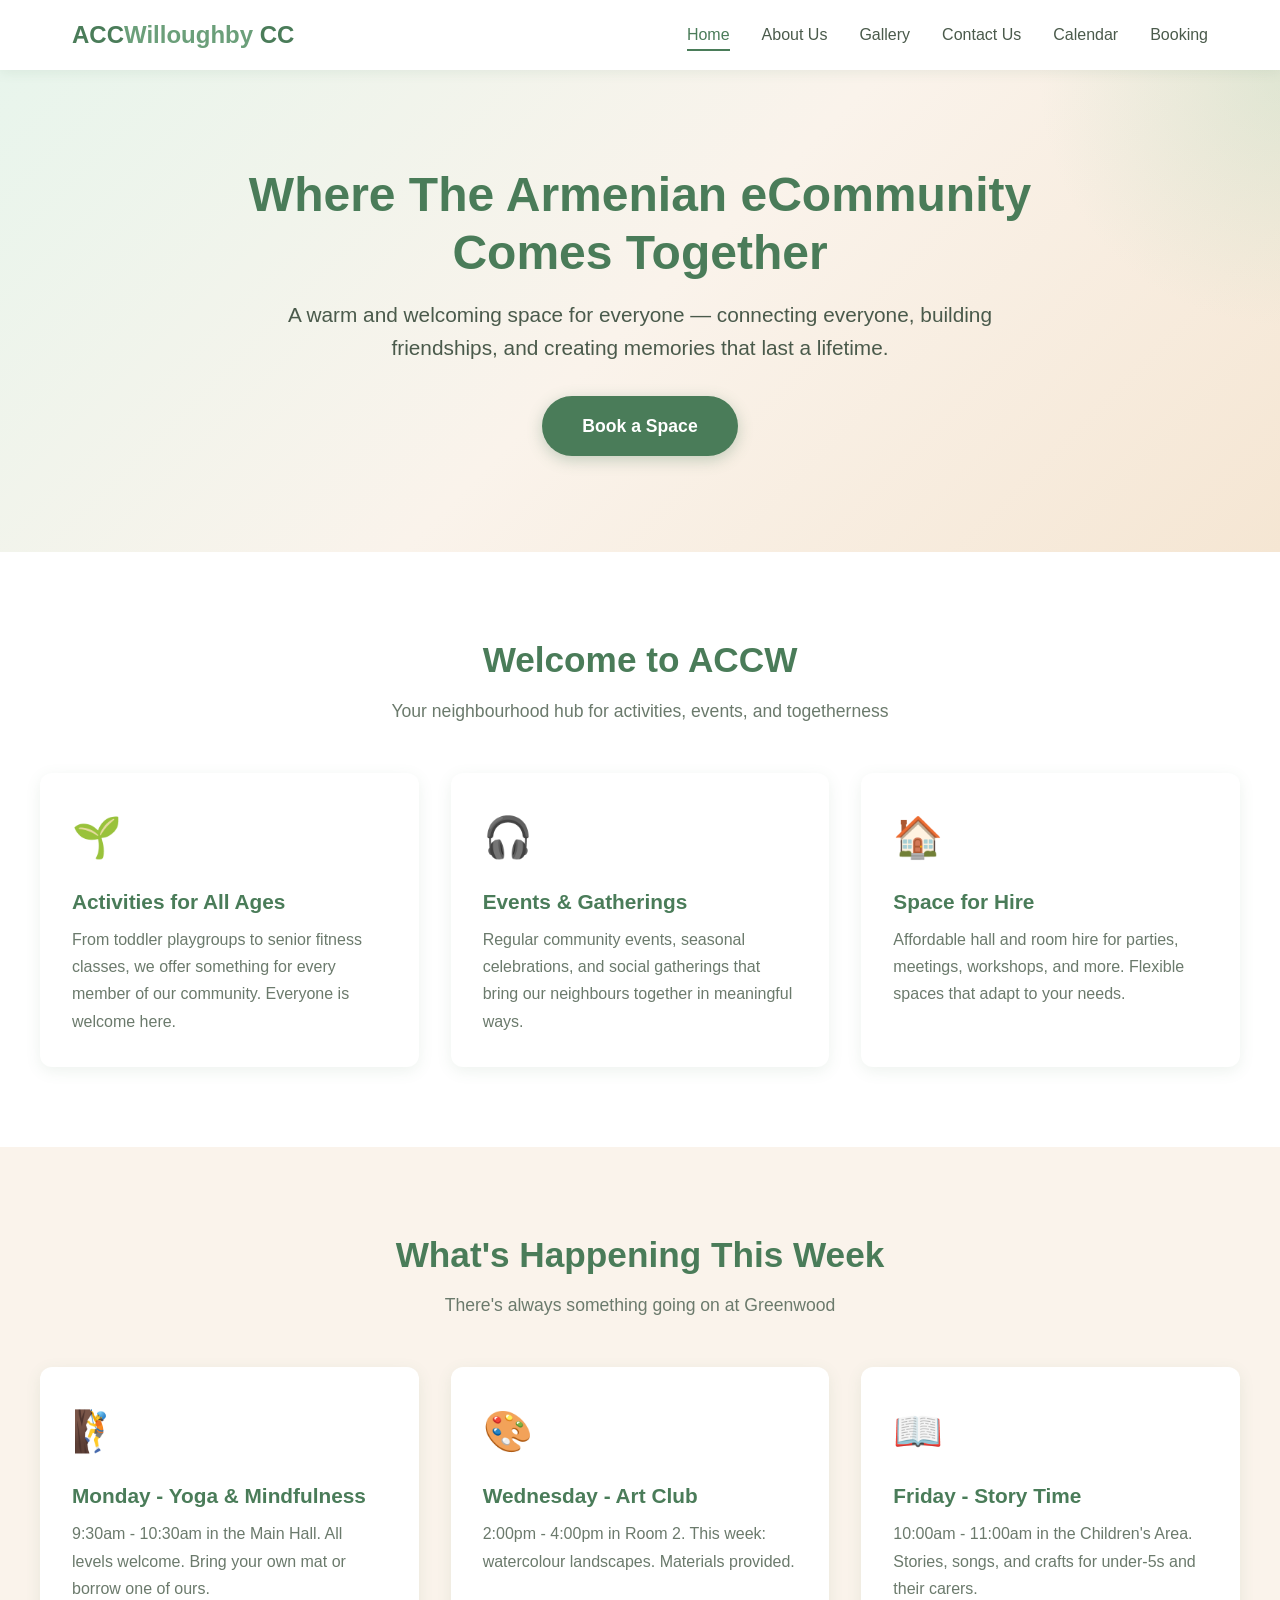
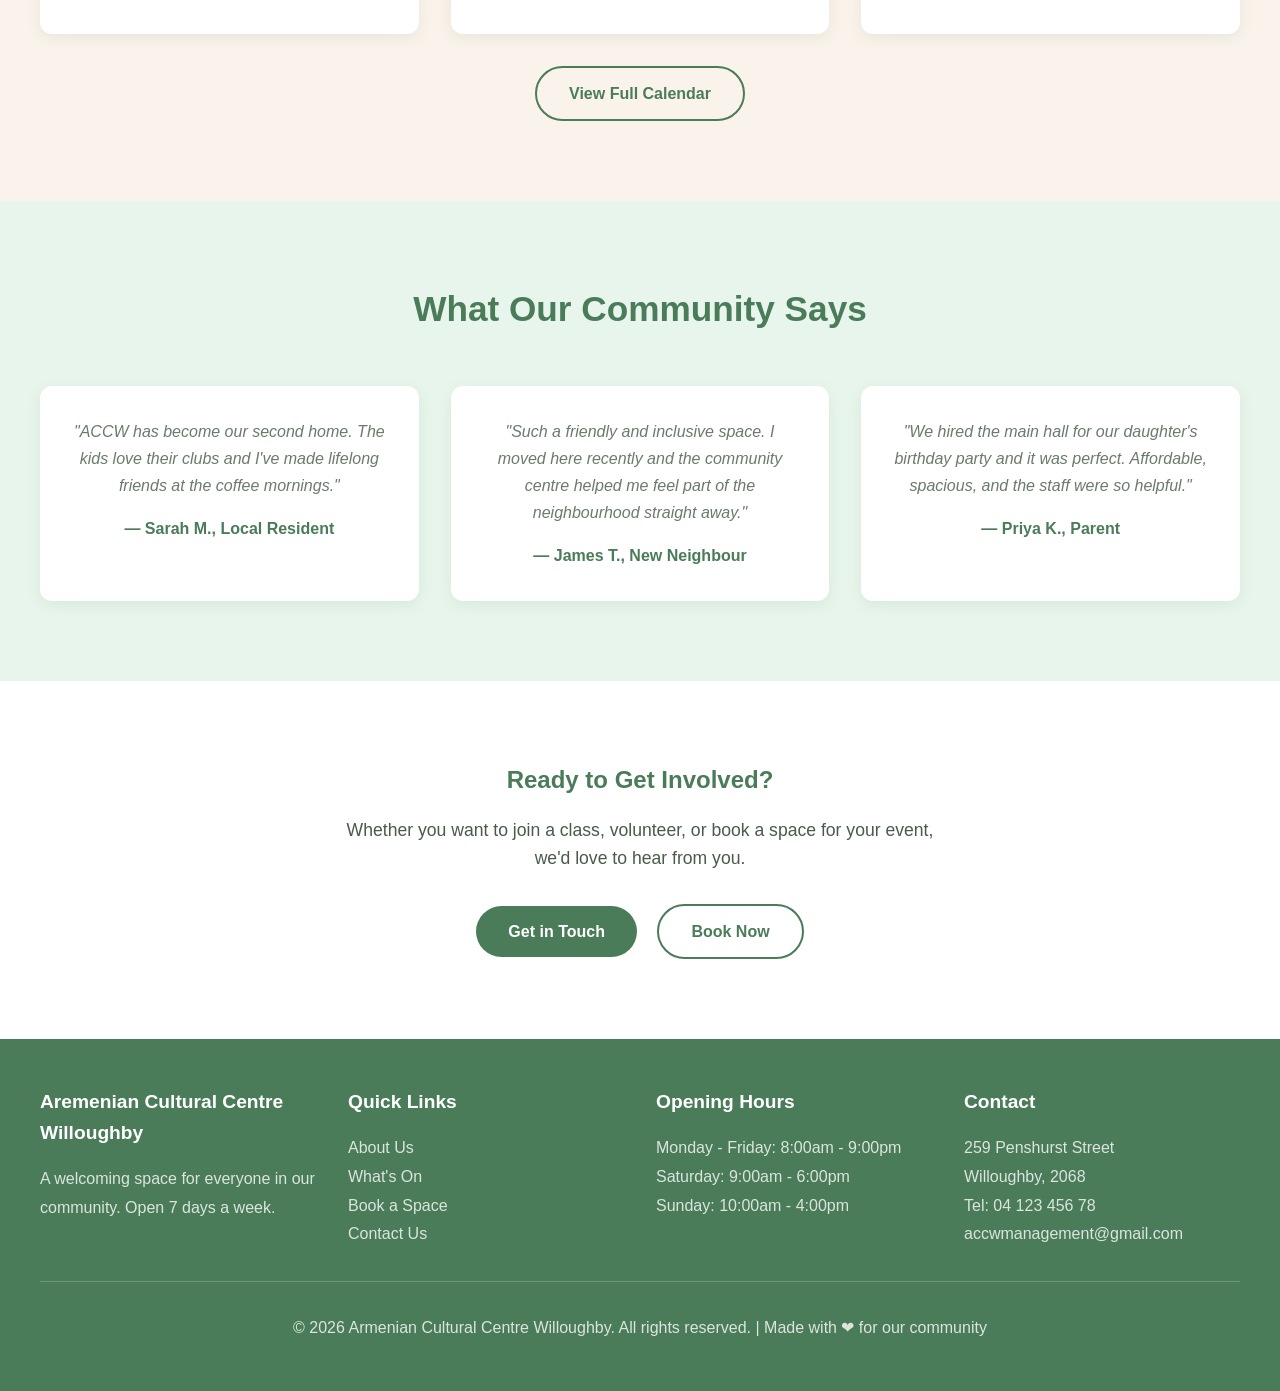
<file: index.html>
<!DOCTYPE html>
<html lang="en">
<head>
  <meta charset="UTF-8">
  <meta name="viewport" content="width=device-width, initial-scale=1.0">
  <title>Armenian Cultural Centre - Willoughby (ACCW)</title>
  <link rel="stylesheet" href="css/styles.css">
</head>
<body>
  <!-- Navigation -->
  <nav class="navbar">
    <div class="nav-container">
      <a href="index.html" class="nav-logo">ACC<span>Willoughby</span> CC</a>
      <ul class="nav-links">
        <li><a href="index.html" class="active">Home</a></li>
        <li><a href="about.html">About Us</a></li>
        <li><a href="gallery.html">Gallery</a></li>
        <li><a href="contact.html">Contact Us</a></li>
        <li><a href="calendar.html">Calendar</a></li>
        <li><a href="booking.html">Booking</a></li>
      </ul>
      <div class="nav-toggle">
        <span></span>
        <span></span>
        <span></span>
      </div>
    </div>
  </nav>

  <!-- Hero Section -->
  <section class="hero">
    <div class="hero-content">
      <h1>Where The Armenian eCommunity Comes Together</h1>
      <p class="tagline">A warm and welcoming space for everyone — connecting everyone, building friendships, and creating memories that last a lifetime.</p>
      <a href="booking.html" class="cta-btn">Book a Space</a>
    </div>
  </section>

  <!-- Welcome Section -->
  <section class="section">
    <div class="container">
      <div class="section-header">
        <h2>Welcome to ACCW</h2>
        <p>Your neighbourhood hub for activities, events, and togetherness</p>
      </div>
      <div class="cards-grid">
        <div class="card">
          <div class="card-icon">&#127793;</div>
          <h3>Activities for All Ages</h3>
          <p>From toddler playgroups to senior fitness classes, we offer something for every member of our community. Everyone is welcome here.</p>
        </div>
        <div class="card">
          <div class="card-icon">&#127911;</div>
          <h3>Events &amp; Gatherings</h3>
          <p>Regular community events, seasonal celebrations, and social gatherings that bring our neighbours together in meaningful ways.</p>
        </div>
        <div class="card">
          <div class="card-icon">&#127968;</div>
          <h3>Space for Hire</h3>
          <p>Affordable hall and room hire for parties, meetings, workshops, and more. Flexible spaces that adapt to your needs.</p>
        </div>
      </div>
    </div>
  </section>

  <!-- What's On Section -->
  <section class="section section-alt">
    <div class="container">
      <div class="section-header">
        <h2>What's Happening This Week</h2>
        <p>There's always something going on at Greenwood</p>
      </div>
      <div class="cards-grid">
        <div class="card">
          <div class="card-icon">&#129495;</div>
          <h3>Monday - Yoga &amp; Mindfulness</h3>
          <p>9:30am - 10:30am in the Main Hall. All levels welcome. Bring your own mat or borrow one of ours.</p>
        </div>
        <div class="card">
          <div class="card-icon">&#127912;</div>
          <h3>Wednesday - Art Club</h3>
          <p>2:00pm - 4:00pm in Room 2. This week: watercolour landscapes. Materials provided.</p>
        </div>
        <div class="card">
          <div class="card-icon">&#128214;</div>
          <h3>Friday - Story Time</h3>
          <p>10:00am - 11:00am in the Children's Area. Stories, songs, and crafts for under-5s and their carers.</p>
        </div>
      </div>
      <div style="text-align: center; margin-top: 2rem;">
        <a href="calendar.html" class="btn btn-secondary">View Full Calendar</a>
      </div>
    </div>
  </section>

  <!-- Community Quote Section -->
  <section class="section section-green">
    <div class="container">
      <div class="section-header">
        <h2>What Our Community Says</h2>
      </div>
      <div class="cards-grid">
        <div class="card" style="text-align: center; font-style: italic;">
          <p>"ACCW has become our second home. The kids love their clubs and I've made lifelong friends at the coffee mornings."</p>
          <p style="margin-top: 1rem; font-weight: 600; font-style: normal; color: var(--green-dark);">— Sarah M., Local Resident</p>
        </div>
        <div class="card" style="text-align: center; font-style: italic;">
          <p>"Such a friendly and inclusive space. I moved here recently and the community centre helped me feel part of the neighbourhood straight away."</p>
          <p style="margin-top: 1rem; font-weight: 600; font-style: normal; color: var(--green-dark);">— James T., New Neighbour</p>
        </div>
        <div class="card" style="text-align: center; font-style: italic;">
          <p>"We hired the main hall for our daughter's birthday party and it was perfect. Affordable, spacious, and the staff were so helpful."</p>
          <p style="margin-top: 1rem; font-weight: 600; font-style: normal; color: var(--green-dark);">— Priya K., Parent</p>
        </div>
      </div>
    </div>
  </section>

  <!-- CTA Section -->
  <section class="section">
    <div class="container" style="text-align: center;">
      <h2 style="color: var(--green-dark); margin-bottom: 1rem;">Ready to Get Involved?</h2>
      <p style="color: var(--text-medium); max-width: 600px; margin: 0 auto 2rem; font-size: 1.1rem;">Whether you want to join a class, volunteer, or book a space for your event, we'd love to hear from you.</p>
      <a href="contact.html" class="btn btn-primary" style="margin-right: 1rem;">Get in Touch</a>
      <a href="booking.html" class="btn btn-secondary">Book Now</a>
    </div>
  </section>

  <!-- Footer -->
  <footer class="footer">
    <div class="footer-content">
      <div>
        <h4>Aremenian Cultural Centre Willoughby</h4>
        <p>A welcoming space for everyone in our community. Open 7 days a week.</p>
      </div>
      <div>
        <h4>Quick Links</h4>
        <p><a href="about.html">About Us</a></p>
        <p><a href="calendar.html">What's On</a></p>
        <p><a href="booking.html">Book a Space</a></p>
        <p><a href="contact.html">Contact Us</a></p>
      </div>
      <div>
        <h4>Opening Hours</h4>
        <p>Monday - Friday: 8:00am - 9:00pm</p>
        <p>Saturday: 9:00am - 6:00pm</p>
        <p>Sunday: 10:00am - 4:00pm</p>
      </div>
      <div>
        <h4>Contact</h4>
        <p>259 Penshurst Street</p>
        <p>Willoughby, 2068</p>
        <p>Tel: 04 123 456 78</p>
        <p>accwmanagement@gmail.com</p>
      </div>
    </div>
    <div class="footer-bottom">
      <p>&copy; 2026 Armenian Cultural Centre Willoughby. All rights reserved. | Made with &#10084; for our community</p>
    </div>
  </footer>

  <script src="js/main.js"></script>
</body>
</html>
</file>
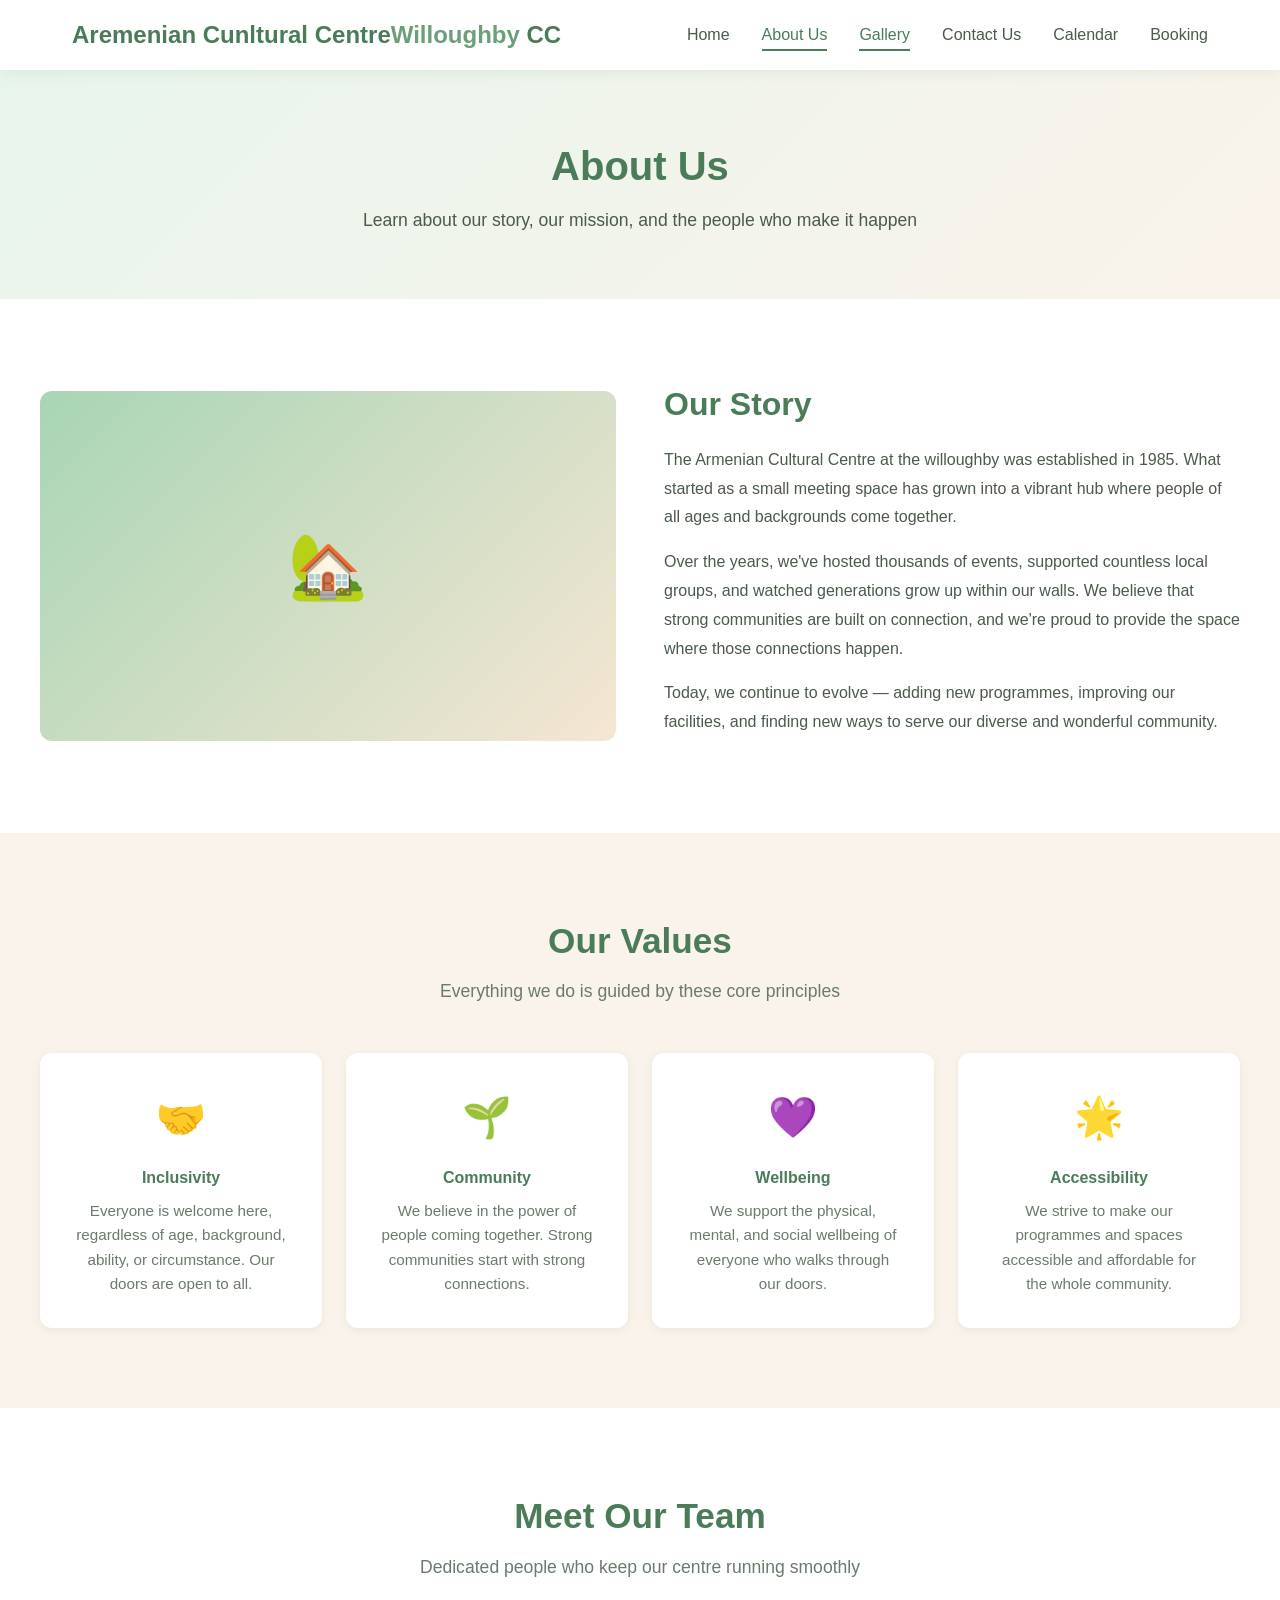
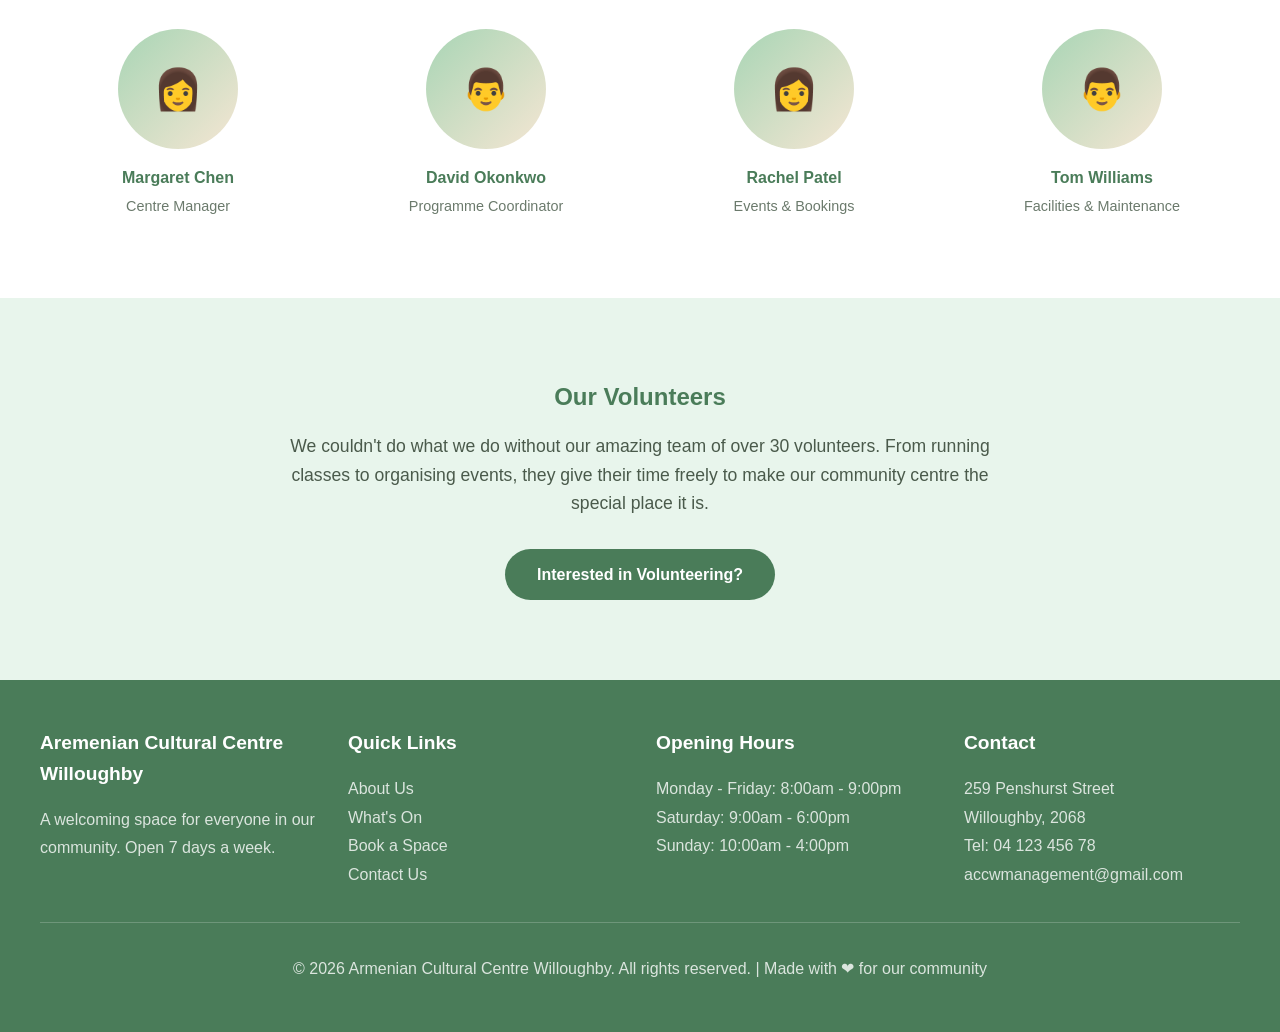
<file: about.html>
<!DOCTYPE html>
<html lang="en">
<head>
  <meta charset="UTF-8">
  <meta name="viewport" content="width=device-width, initial-scale=1.0">
  <title>About - ACCW</title>
  <link rel="stylesheet" href="css/styles.css">
</head>
<body>
  <!-- Navigation -->
  <nav class="navbar">
    <div class="nav-container">
      <a href="index.html" class="nav-logo">Aremenian Cunltural Centre<span>Willoughby</span> CC</a>
      <ul class="nav-links">
        <li><a href="index.html">Home</a></li>
        <li><a href="about.html">About Us</a></li>
        <li><a href="gallery.html" class="active">Gallery</a></li>
        <li><a href="contact.html">Contact Us</a></li>
        <li><a href="calendar.html">Calendar</a></li>
        <li><a href="booking.html">Booking</a></li>
      </ul>
      <div class="nav-toggle">
        <span></span>
        <span></span>
        <span></span>
      </div>
    </div>
  </nav>

  <!-- Page Header -->
  <section class="page-header">
    <h1>About Us</h1>
    <p>Learn about our story, our mission, and the people who make it happen</p>
  </section>

  <!-- Our Story -->
  <section class="section">
    <div class="container">
      <div class="about-content">
        <div class="about-image">&#127969;</div>
        <div class="about-text">
          <h2>Our Story</h2>
          <p>The Armenian Cultural Centre at the willoughby was established in 1985. What started as a small meeting space has grown into a vibrant hub where people of all ages and backgrounds come together.</p>
          <p>Over the years, we've hosted thousands of events, supported countless local groups, and watched generations grow up within our walls. We believe that strong communities are built on connection, and we're proud to provide the space where those connections happen.</p>
          <p>Today, we continue to evolve — adding new programmes, improving our facilities, and finding new ways to serve our diverse and wonderful community.</p>
        </div>
      </div>
    </div>
  </section>

  <!-- Our Values -->
  <section class="section section-alt">
    <div class="container">
      <div class="section-header">
        <h2>Our Values</h2>
        <p>Everything we do is guided by these core principles</p>
      </div>
      <div class="values-grid">
        <div class="value-card">
          <div class="icon">&#129309;</div>
          <h4>Inclusivity</h4>
          <p>Everyone is welcome here, regardless of age, background, ability, or circumstance. Our doors are open to all.</p>
        </div>
        <div class="value-card">
          <div class="icon">&#127793;</div>
          <h4>Community</h4>
          <p>We believe in the power of people coming together. Strong communities start with strong connections.</p>
        </div>
        <div class="value-card">
          <div class="icon">&#128156;</div>
          <h4>Wellbeing</h4>
          <p>We support the physical, mental, and social wellbeing of everyone who walks through our doors.</p>
        </div>
        <div class="value-card">
          <div class="icon">&#127775;</div>
          <h4>Accessibility</h4>
          <p>We strive to make our programmes and spaces accessible and affordable for the whole community.</p>
        </div>
      </div>
    </div>
  </section>

  <!-- Our Team -->
  <section class="section">
    <div class="container">
      <div class="section-header">
        <h2>Meet Our Team</h2>
        <p>Dedicated people who keep our centre running smoothly</p>
      </div>
      <div class="team-grid">
        <div class="team-member">
          <div class="avatar">&#128105;</div>
          <h4>Margaret Chen</h4>
          <p>Centre Manager</p>
        </div>
        <div class="team-member">
          <div class="avatar">&#128104;</div>
          <h4>David Okonkwo</h4>
          <p>Programme Coordinator</p>
        </div>
        <div class="team-member">
          <div class="avatar">&#128105;</div>
          <h4>Rachel Patel</h4>
          <p>Events &amp; Bookings</p>
        </div>
        <div class="team-member">
          <div class="avatar">&#128104;</div>
          <h4>Tom Williams</h4>
          <p>Facilities &amp; Maintenance</p>
        </div>
      </div>
    </div>
  </section>

  <!-- Volunteers -->
  <section class="section section-green">
    <div class="container" style="text-align: center;">
      <h2 style="color: var(--green-dark); margin-bottom: 1rem;">Our Volunteers</h2>
      <p style="color: var(--text-medium); max-width: 700px; margin: 0 auto 2rem; font-size: 1.1rem;">We couldn't do what we do without our amazing team of over 30 volunteers. From running classes to organising events, they give their time freely to make our community centre the special place it is.</p>
      <a href="contact.html" class="btn btn-primary">Interested in Volunteering?</a>
    </div>
  </section>

  <!-- Footer -->
  <footer class="footer">
    <div class="footer-content">
      <div>
        <h4>Aremenian Cultural Centre Willoughby</h4>
        <p>A welcoming space for everyone in our community. Open 7 days a week.</p>
      </div>
      <div>
        <h4>Quick Links</h4>
        <p><a href="about.html">About Us</a></p>
        <p><a href="calendar.html">What's On</a></p>
        <p><a href="booking.html">Book a Space</a></p>
        <p><a href="contact.html">Contact Us</a></p>
      </div>
      <div>
        <h4>Opening Hours</h4>
        <p>Monday - Friday: 8:00am - 9:00pm</p>
        <p>Saturday: 9:00am - 6:00pm</p>
        <p>Sunday: 10:00am - 4:00pm</p>
      </div>
      <div>
        <h4>Contact</h4>
        <p>259 Penshurst Street</p>
        <p>Willoughby, 2068</p>
        <p>Tel: 04 123 456 78</p>
        <p>accwmanagement@gmail.com</p>
      </div>
    </div>
    <div class="footer-bottom">
      <p>&copy; 2026 Armenian Cultural Centre Willoughby. All rights reserved. | Made with &#10084; for our community</p>
    </div>
  </footer>

  <script src="js/main.js"></script>
</body>
</html>
</file>
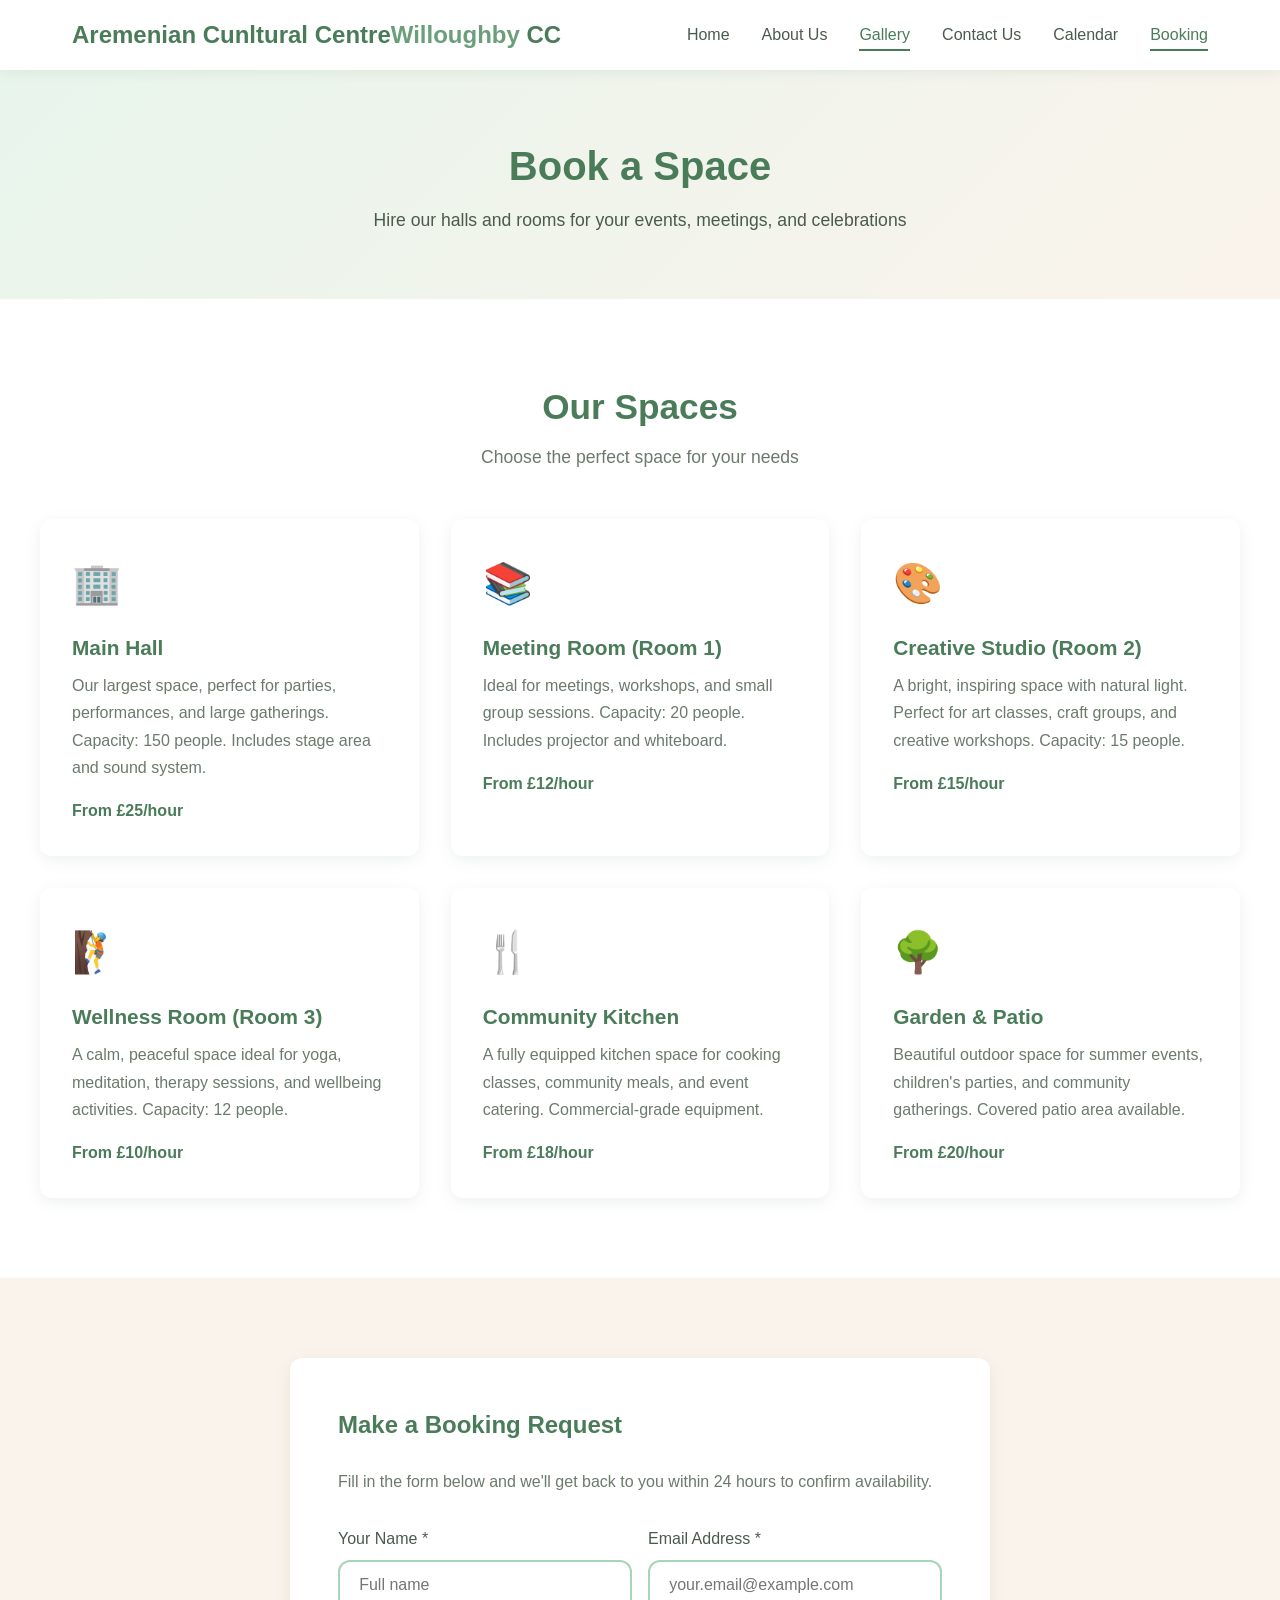
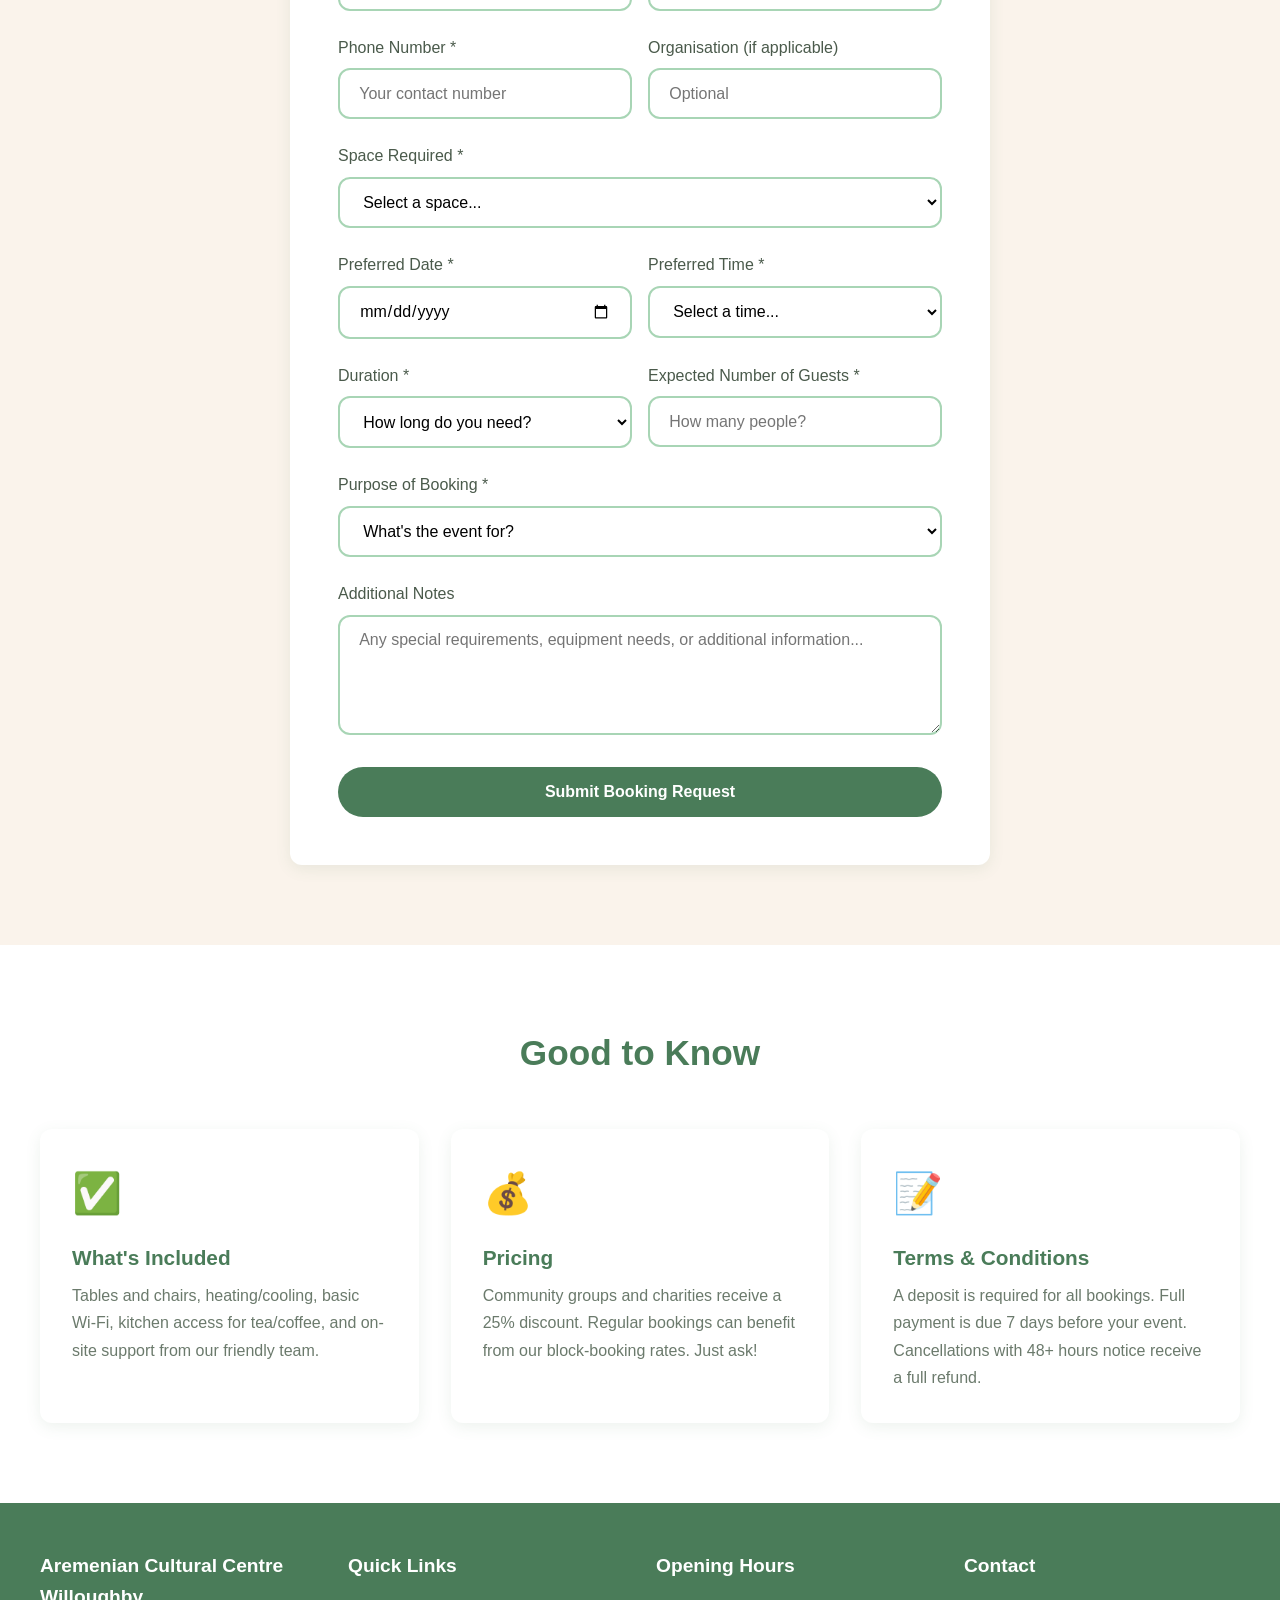
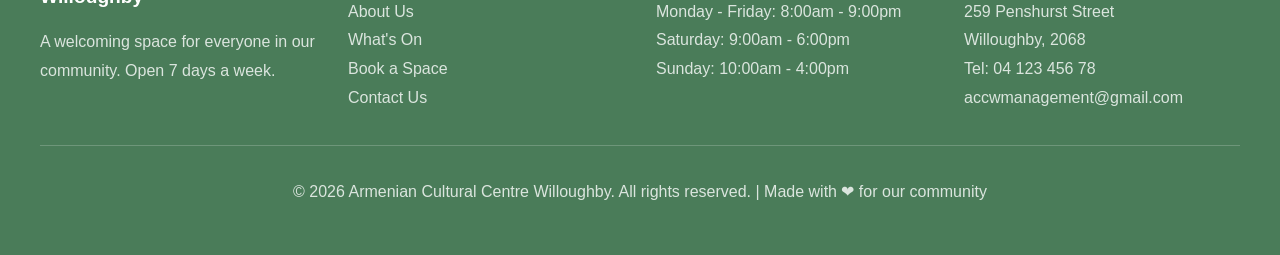
<file: booking.html>
<!DOCTYPE html>
<html lang="en">
<head>
  <meta charset="UTF-8">
  <meta name="viewport" content="width=device-width, initial-scale=1.0">
  <title>Booking - ACCW</title>
  <link rel="stylesheet" href="css/styles.css">
</head>
<body>
  <!-- Navigation -->
  <nav class="navbar">
    <div class="nav-container">
      <a href="index.html" class="nav-logo">Aremenian Cunltural Centre<span>Willoughby</span> CC</a>
      <ul class="nav-links">
        <li><a href="index.html">Home</a></li>
        <li><a href="about.html">About Us</a></li>
        <li><a href="gallery.html" class="active">Gallery</a></li>
        <li><a href="contact.html">Contact Us</a></li>
        <li><a href="calendar.html">Calendar</a></li>
        <li><a href="booking.html">Booking</a></li>
      </ul>
      <div class="nav-toggle">
        <span></span>
        <span></span>
        <span></span>
      </div>
    </div>
  </nav>

  <!-- Page Header -->
  <section class="page-header">
    <h1>Book a Space</h1>
    <p>Hire our halls and rooms for your events, meetings, and celebrations</p>
  </section>

  <!-- Available Spaces -->
  <section class="section">
    <div class="container">
      <div class="section-header">
        <h2>Our Spaces</h2>
        <p>Choose the perfect space for your needs</p>
      </div>
      <div class="cards-grid">
        <div class="card">
          <div class="card-icon">&#127970;</div>
          <h3>Main Hall</h3>
          <p>Our largest space, perfect for parties, performances, and large gatherings. Capacity: 150 people. Includes stage area and sound system.</p>
          <p style="margin-top: 1rem; font-weight: 600; color: var(--green-dark);">From &pound;25/hour</p>
        </div>
        <div class="card">
          <div class="card-icon">&#128218;</div>
          <h3>Meeting Room (Room 1)</h3>
          <p>Ideal for meetings, workshops, and small group sessions. Capacity: 20 people. Includes projector and whiteboard.</p>
          <p style="margin-top: 1rem; font-weight: 600; color: var(--green-dark);">From &pound;12/hour</p>
        </div>
        <div class="card">
          <div class="card-icon">&#127912;</div>
          <h3>Creative Studio (Room 2)</h3>
          <p>A bright, inspiring space with natural light. Perfect for art classes, craft groups, and creative workshops. Capacity: 15 people.</p>
          <p style="margin-top: 1rem; font-weight: 600; color: var(--green-dark);">From &pound;15/hour</p>
        </div>
        <div class="card">
          <div class="card-icon">&#129495;</div>
          <h3>Wellness Room (Room 3)</h3>
          <p>A calm, peaceful space ideal for yoga, meditation, therapy sessions, and wellbeing activities. Capacity: 12 people.</p>
          <p style="margin-top: 1rem; font-weight: 600; color: var(--green-dark);">From &pound;10/hour</p>
        </div>
        <div class="card">
          <div class="card-icon">&#127860;</div>
          <h3>Community Kitchen</h3>
          <p>A fully equipped kitchen space for cooking classes, community meals, and event catering. Commercial-grade equipment.</p>
          <p style="margin-top: 1rem; font-weight: 600; color: var(--green-dark);">From &pound;18/hour</p>
        </div>
        <div class="card">
          <div class="card-icon">&#127795;</div>
          <h3>Garden &amp; Patio</h3>
          <p>Beautiful outdoor space for summer events, children's parties, and community gatherings. Covered patio area available.</p>
          <p style="margin-top: 1rem; font-weight: 600; color: var(--green-dark);">From &pound;20/hour</p>
        </div>
      </div>
    </div>
  </section>

  <!-- Booking Form -->
  <section class="section section-alt">
    <div class="container">
      <div class="booking-form">
        <h3>Make a Booking Request</h3>
        <p style="color: var(--text-light); margin-bottom: 2rem;">Fill in the form below and we'll get back to you within 24 hours to confirm availability.</p>

        <form onsubmit="handleFormSubmit(event, 'booking')">
          <div class="form-row">
            <div class="form-group">
              <label for="booking-name">Your Name *</label>
              <input type="text" id="booking-name" name="name" placeholder="Full name" required>
            </div>
            <div class="form-group">
              <label for="booking-email">Email Address *</label>
              <input type="email" id="booking-email" name="email" placeholder="your.email@example.com" required>
            </div>
          </div>

          <div class="form-row">
            <div class="form-group">
              <label for="booking-phone">Phone Number *</label>
              <input type="tel" id="booking-phone" name="phone" placeholder="Your contact number" required>
            </div>
            <div class="form-group">
              <label for="booking-org">Organisation (if applicable)</label>
              <input type="text" id="booking-org" name="organisation" placeholder="Optional">
            </div>
          </div>

          <div class="form-group">
            <label for="booking-space">Space Required *</label>
            <select id="booking-space" name="space" required>
              <option value="">Select a space...</option>
              <option value="main-hall">Main Hall (150 people) - from &pound;25/hr</option>
              <option value="room-1">Meeting Room / Room 1 (20 people) - from &pound;12/hr</option>
              <option value="room-2">Creative Studio / Room 2 (15 people) - from &pound;15/hr</option>
              <option value="room-3">Wellness Room / Room 3 (12 people) - from &pound;10/hr</option>
              <option value="kitchen">Community Kitchen - from &pound;18/hr</option>
              <option value="garden">Garden &amp; Patio - from &pound;20/hr</option>
            </select>
          </div>

          <div class="form-row">
            <div class="form-group">
              <label for="booking-date">Preferred Date *</label>
              <input type="date" id="booking-date" name="date" required>
            </div>
            <div class="form-group">
              <label for="booking-time">Preferred Time *</label>
              <select id="booking-time" name="time" required>
                <option value="">Select a time...</option>
                <option value="08:00">8:00 AM</option>
                <option value="09:00">9:00 AM</option>
                <option value="10:00">10:00 AM</option>
                <option value="11:00">11:00 AM</option>
                <option value="12:00">12:00 PM</option>
                <option value="13:00">1:00 PM</option>
                <option value="14:00">2:00 PM</option>
                <option value="15:00">3:00 PM</option>
                <option value="16:00">4:00 PM</option>
                <option value="17:00">5:00 PM</option>
                <option value="18:00">6:00 PM</option>
                <option value="19:00">7:00 PM</option>
                <option value="20:00">8:00 PM</option>
              </select>
            </div>
          </div>

          <div class="form-row">
            <div class="form-group">
              <label for="booking-duration">Duration *</label>
              <select id="booking-duration" name="duration" required>
                <option value="">How long do you need?</option>
                <option value="1">1 hour</option>
                <option value="2">2 hours</option>
                <option value="3">3 hours</option>
                <option value="4">4 hours (half day)</option>
                <option value="8">8 hours (full day)</option>
              </select>
            </div>
            <div class="form-group">
              <label for="booking-guests">Expected Number of Guests *</label>
              <input type="number" id="booking-guests" name="guests" placeholder="How many people?" min="1" required>
            </div>
          </div>

          <div class="form-group">
            <label for="booking-purpose">Purpose of Booking *</label>
            <select id="booking-purpose" name="purpose" required>
              <option value="">What's the event for?</option>
              <option value="party">Party / Celebration</option>
              <option value="meeting">Meeting / Conference</option>
              <option value="class">Class / Workshop</option>
              <option value="community">Community Event</option>
              <option value="fitness">Fitness / Wellbeing</option>
              <option value="other">Other</option>
            </select>
          </div>

          <div class="form-group">
            <label for="booking-notes">Additional Notes</label>
            <textarea id="booking-notes" name="notes" placeholder="Any special requirements, equipment needs, or additional information..."></textarea>
          </div>

          <button type="submit" class="btn btn-primary" style="width: 100%; padding: 1rem;">Submit Booking Request</button>
        </form>
      </div>
    </div>
  </section>

  <!-- Info -->
  <section class="section">
    <div class="container">
      <div class="section-header">
        <h2>Good to Know</h2>
      </div>
      <div class="cards-grid">
        <div class="card">
          <div class="card-icon">&#9989;</div>
          <h3>What's Included</h3>
          <p>Tables and chairs, heating/cooling, basic Wi-Fi, kitchen access for tea/coffee, and on-site support from our friendly team.</p>
        </div>
        <div class="card">
          <div class="card-icon">&#128176;</div>
          <h3>Pricing</h3>
          <p>Community groups and charities receive a 25% discount. Regular bookings can benefit from our block-booking rates. Just ask!</p>
        </div>
        <div class="card">
          <div class="card-icon">&#128221;</div>
          <h3>Terms &amp; Conditions</h3>
          <p>A deposit is required for all bookings. Full payment is due 7 days before your event. Cancellations with 48+ hours notice receive a full refund.</p>
        </div>
      </div>
    </div>
  </section>

 <!-- Footer -->
  <footer class="footer">
    <div class="footer-content">
      <div>
        <h4>Aremenian Cultural Centre Willoughby</h4>
        <p>A welcoming space for everyone in our community. Open 7 days a week.</p>
      </div>
      <div>
        <h4>Quick Links</h4>
        <p><a href="about.html">About Us</a></p>
        <p><a href="calendar.html">What's On</a></p>
        <p><a href="booking.html">Book a Space</a></p>
        <p><a href="contact.html">Contact Us</a></p>
      </div>
      <div>
        <h4>Opening Hours</h4>
        <p>Monday - Friday: 8:00am - 9:00pm</p>
        <p>Saturday: 9:00am - 6:00pm</p>
        <p>Sunday: 10:00am - 4:00pm</p>
      </div>
      <div>
        <h4>Contact</h4>
        <p>259 Penshurst Street</p>
        <p>Willoughby, 2068</p>
        <p>Tel: 04 123 456 78</p>
        <p>accwmanagement@gmail.com</p>
      </div>
    </div>
    <div class="footer-bottom">
      <p>&copy; 2026 Armenian Cultural Centre Willoughby. All rights reserved. | Made with &#10084; for our community</p>
    </div>
  </footer>

  <script src="js/main.js"></script>
</body>
</html>
</file>
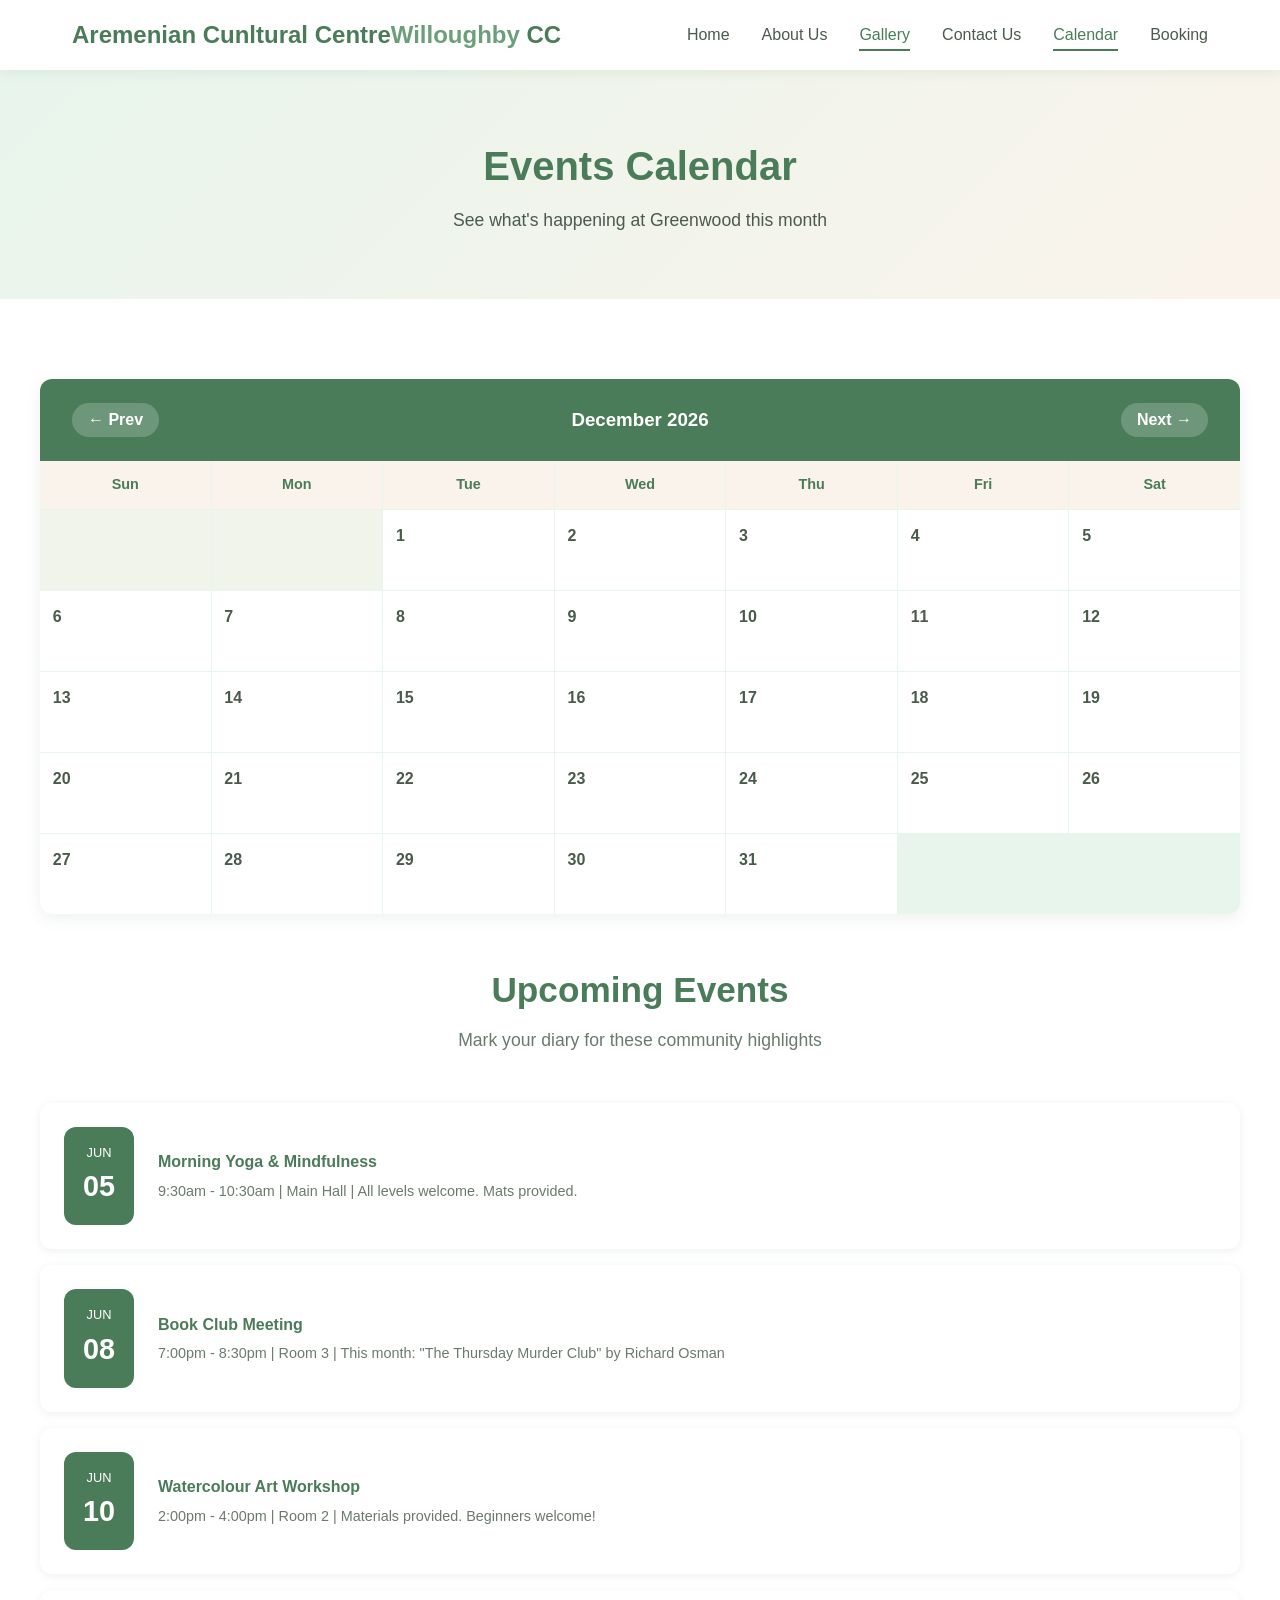
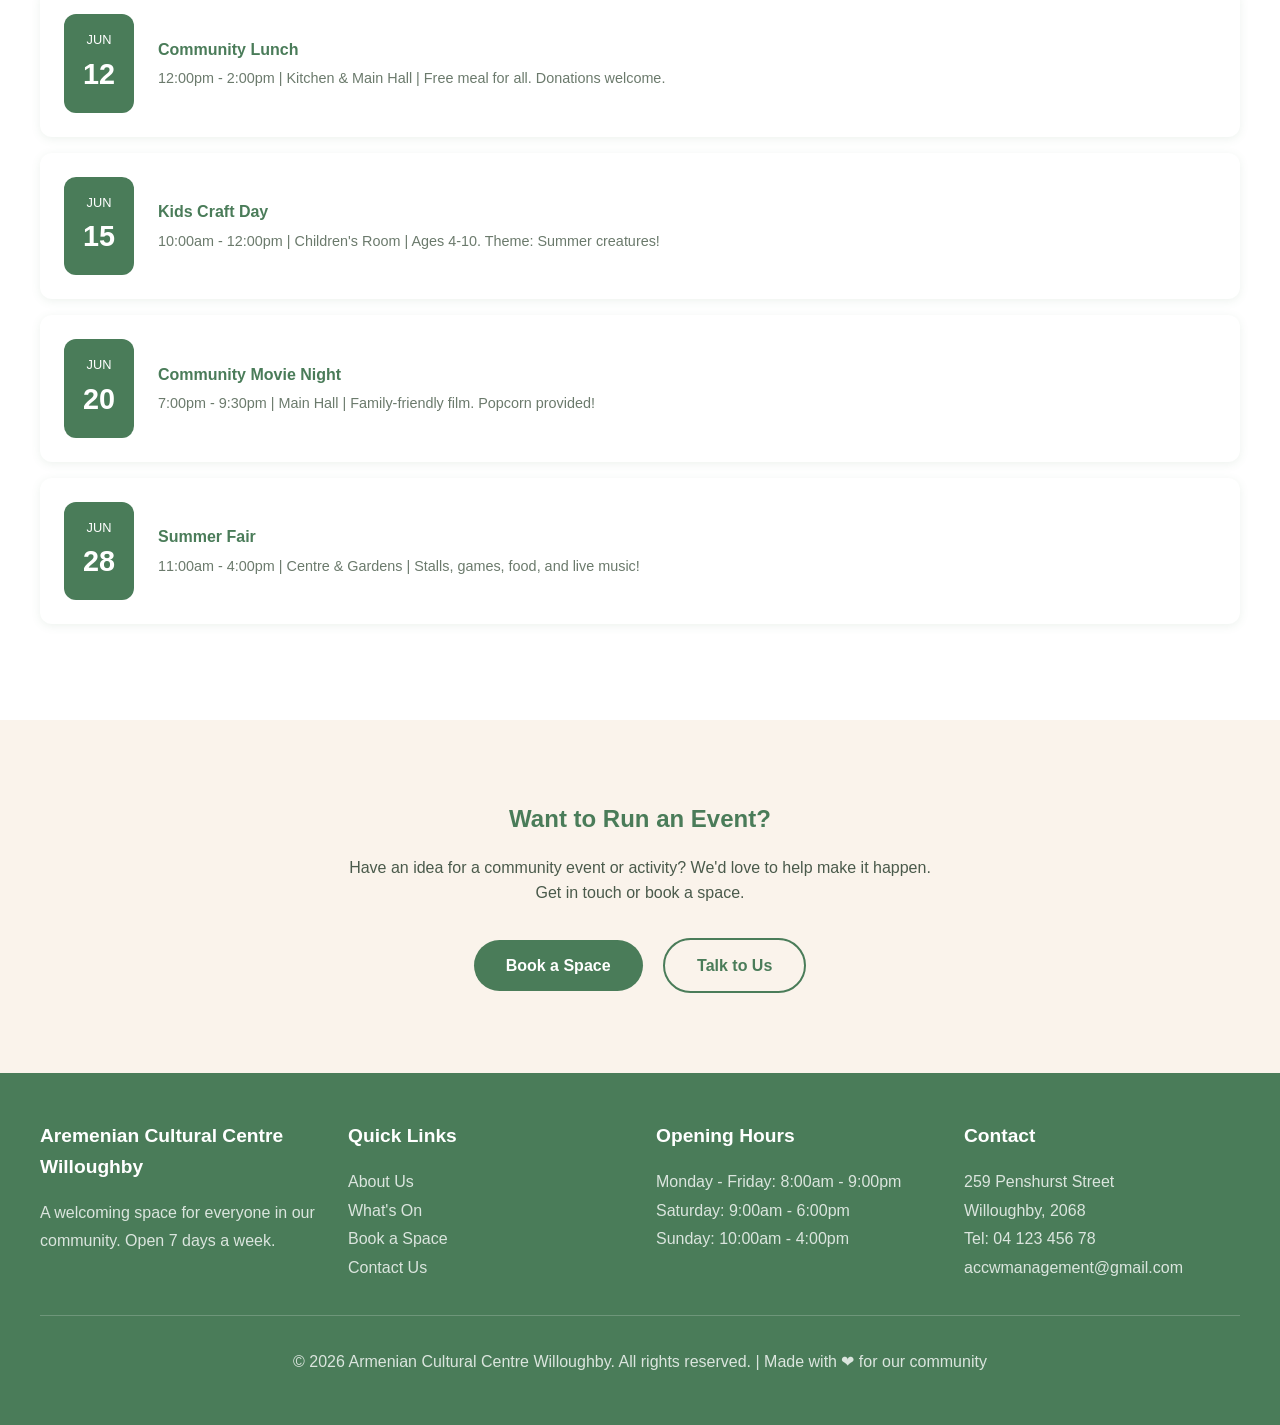
<file: calendar.html>
<!DOCTYPE html>
<html lang="en">
<head>
  <meta charset="UTF-8">
  <meta name="viewport" content="width=device-width, initial-scale=1.0">
  <title>Calendar - ACCW</title>
  <link rel="stylesheet" href="css/styles.css">
</head>
<body>
  <!-- Navigation -->
  <nav class="navbar">
    <div class="nav-container">
      <a href="index.html" class="nav-logo">Aremenian Cunltural Centre<span>Willoughby</span> CC</a>
      <ul class="nav-links">
        <li><a href="index.html">Home</a></li>
        <li><a href="about.html">About Us</a></li>
        <li><a href="gallery.html" class="active">Gallery</a></li>
        <li><a href="contact.html">Contact Us</a></li>
        <li><a href="calendar.html">Calendar</a></li>
        <li><a href="booking.html">Booking</a></li>
      </ul>
      <div class="nav-toggle">
        <span></span>
        <span></span>
        <span></span>
      </div>
    </div>
  </nav>

  <!-- Page Header -->
  <section class="page-header">
    <h1>Events Calendar</h1>
    <p>See what's happening at Greenwood this month</p>
  </section>

  <!-- Calendar -->
  <section class="section">
    <div class="container">
      <div class="calendar-container">
        <div class="calendar-header">
          <button id="prev-month" class="btn" style="background: rgba(255,255,255,0.2); color: white; padding: 0.5rem 1rem;">&#8592; Prev</button>
          <h3 id="calendar-month">June 2026</h3>
          <button id="next-month" class="btn" style="background: rgba(255,255,255,0.2); color: white; padding: 0.5rem 1rem;">Next &#8594;</button>
        </div>
        <div class="calendar-grid" id="calendar-grid">
          <!-- Calendar rendered by JavaScript -->
        </div>
      </div>

      <!-- Upcoming Events List -->
      <div class="event-list">
        <div class="section-header">
          <h2>Upcoming Events</h2>
          <p>Mark your diary for these community highlights</p>
        </div>

        <div class="event-item">
          <div class="event-date">
            <div class="month">Jun</div>
            <div class="day">05</div>
          </div>
          <div class="event-details">
            <h4>Morning Yoga &amp; Mindfulness</h4>
            <p>9:30am - 10:30am | Main Hall | All levels welcome. Mats provided.</p>
          </div>
        </div>

        <div class="event-item">
          <div class="event-date">
            <div class="month">Jun</div>
            <div class="day">08</div>
          </div>
          <div class="event-details">
            <h4>Book Club Meeting</h4>
            <p>7:00pm - 8:30pm | Room 3 | This month: "The Thursday Murder Club" by Richard Osman</p>
          </div>
        </div>

        <div class="event-item">
          <div class="event-date">
            <div class="month">Jun</div>
            <div class="day">10</div>
          </div>
          <div class="event-details">
            <h4>Watercolour Art Workshop</h4>
            <p>2:00pm - 4:00pm | Room 2 | Materials provided. Beginners welcome!</p>
          </div>
        </div>

        <div class="event-item">
          <div class="event-date">
            <div class="month">Jun</div>
            <div class="day">12</div>
          </div>
          <div class="event-details">
            <h4>Community Lunch</h4>
            <p>12:00pm - 2:00pm | Kitchen &amp; Main Hall | Free meal for all. Donations welcome.</p>
          </div>
        </div>

        <div class="event-item">
          <div class="event-date">
            <div class="month">Jun</div>
            <div class="day">15</div>
          </div>
          <div class="event-details">
            <h4>Kids Craft Day</h4>
            <p>10:00am - 12:00pm | Children's Room | Ages 4-10. Theme: Summer creatures!</p>
          </div>
        </div>

        <div class="event-item">
          <div class="event-date">
            <div class="month">Jun</div>
            <div class="day">20</div>
          </div>
          <div class="event-details">
            <h4>Community Movie Night</h4>
            <p>7:00pm - 9:30pm | Main Hall | Family-friendly film. Popcorn provided!</p>
          </div>
        </div>

        <div class="event-item">
          <div class="event-date">
            <div class="month">Jun</div>
            <div class="day">28</div>
          </div>
          <div class="event-details">
            <h4>Summer Fair</h4>
            <p>11:00am - 4:00pm | Centre &amp; Gardens | Stalls, games, food, and live music!</p>
          </div>
        </div>
      </div>
    </div>
  </section>

  <!-- CTA -->
  <section class="section section-alt">
    <div class="container" style="text-align: center;">
      <h2 style="color: var(--green-dark); margin-bottom: 1rem;">Want to Run an Event?</h2>
      <p style="color: var(--text-medium); max-width: 600px; margin: 0 auto 2rem;">Have an idea for a community event or activity? We'd love to help make it happen. Get in touch or book a space.</p>
      <a href="booking.html" class="btn btn-primary" style="margin-right: 1rem;">Book a Space</a>
      <a href="contact.html" class="btn btn-secondary">Talk to Us</a>
    </div>
  </section>

  <!-- Footer -->
  <footer class="footer">
    <div class="footer-content">
      <div>
        <h4>Aremenian Cultural Centre Willoughby</h4>
        <p>A welcoming space for everyone in our community. Open 7 days a week.</p>
      </div>
      <div>
        <h4>Quick Links</h4>
        <p><a href="about.html">About Us</a></p>
        <p><a href="calendar.html">What's On</a></p>
        <p><a href="booking.html">Book a Space</a></p>
        <p><a href="contact.html">Contact Us</a></p>
      </div>
      <div>
        <h4>Opening Hours</h4>
        <p>Monday - Friday: 8:00am - 9:00pm</p>
        <p>Saturday: 9:00am - 6:00pm</p>
        <p>Sunday: 10:00am - 4:00pm</p>
      </div>
      <div>
        <h4>Contact</h4>
        <p>259 Penshurst Street</p>
        <p>Willoughby, 2068</p>
        <p>Tel: 04 123 456 78</p>
        <p>accwmanagement@gmail.com</p>
      </div>
    </div>
    <div class="footer-bottom">
      <p>&copy; 2026 Armenian Cultural Centre Willoughby. All rights reserved. | Made with &#10084; for our community</p>
    </div>
  </footer>

  <script src="js/main.js"></script>
</body>
</html>
</file>
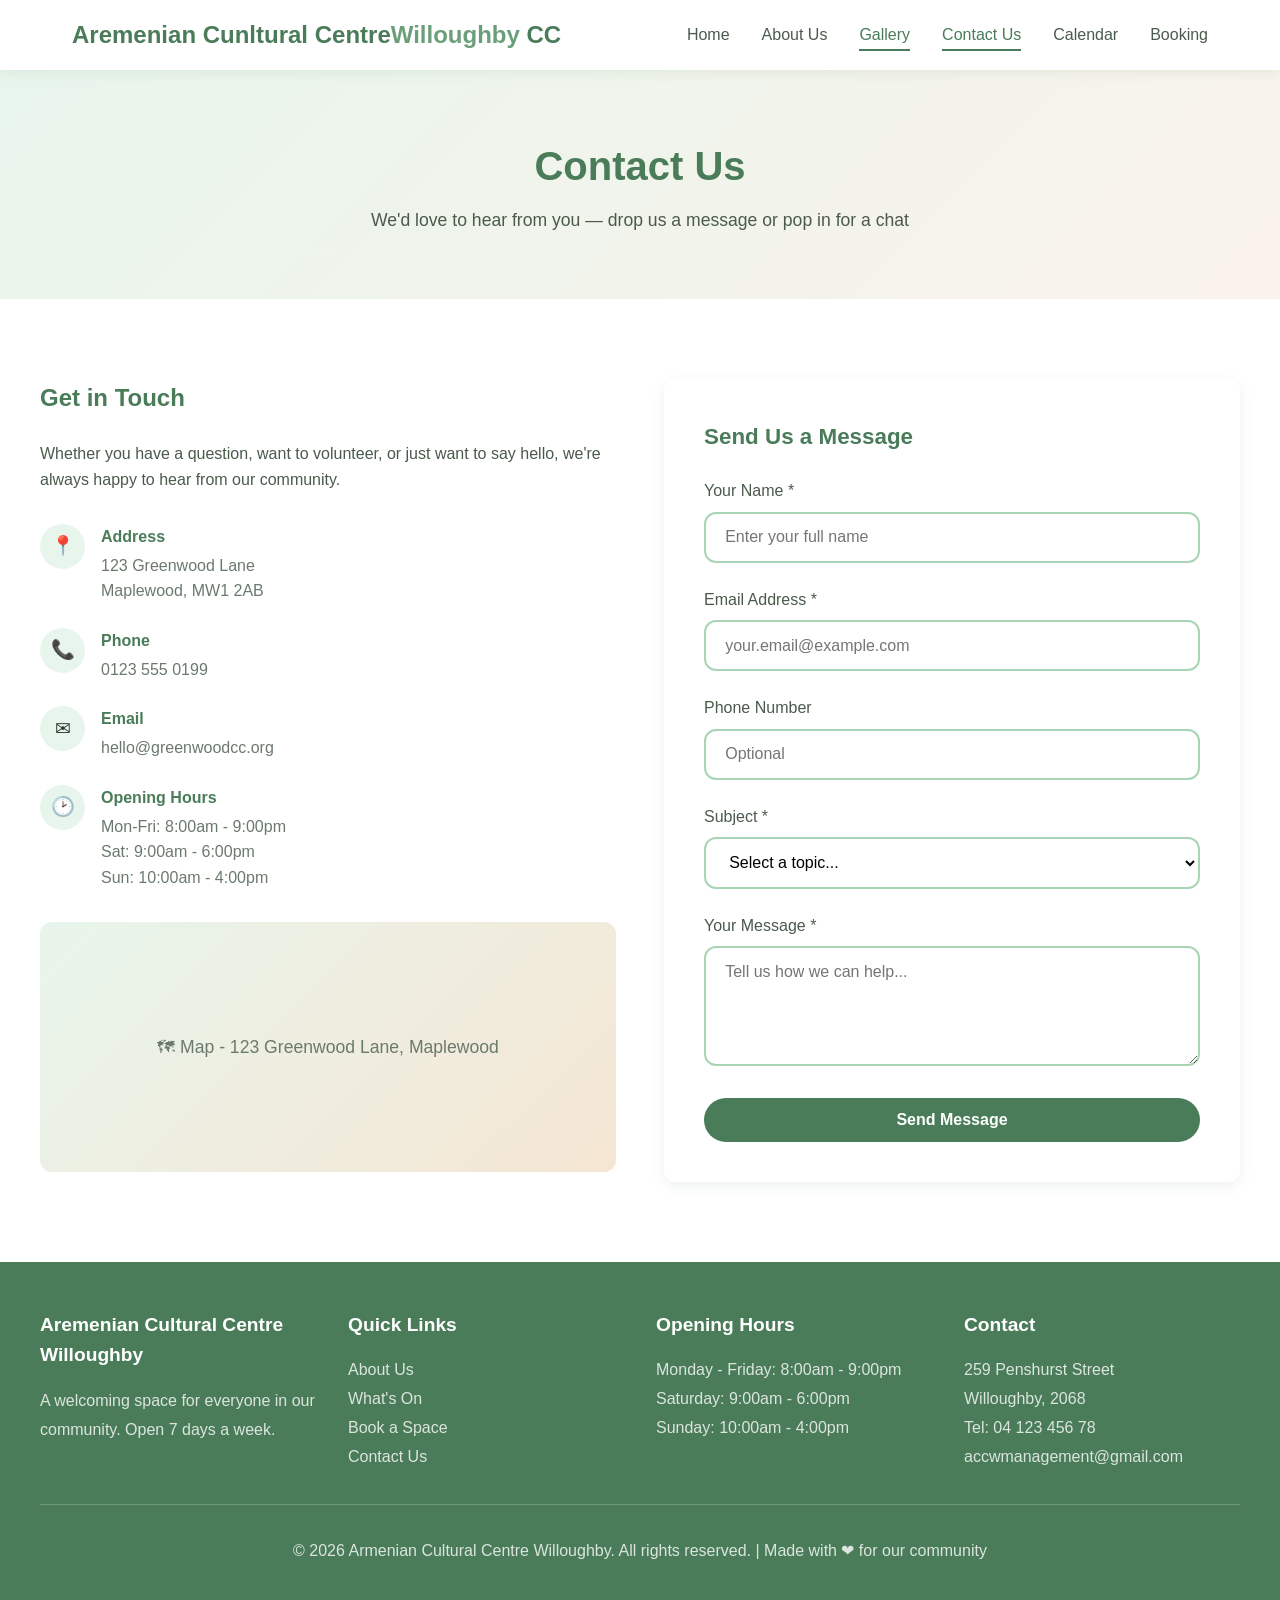
<file: contact.html>
<!DOCTYPE html>
<html lang="en">
<head>
  <meta charset="UTF-8">
  <meta name="viewport" content="width=device-width, initial-scale=1.0">
  <title>Contact - ACCW</title>
  <link rel="stylesheet" href="css/styles.css">
</head>
<body>
  <!-- Navigation -->
  <nav class="navbar">
    <div class="nav-container">
      <a href="index.html" class="nav-logo">Aremenian Cunltural Centre<span>Willoughby</span> CC</a>
      <ul class="nav-links">
        <li><a href="index.html">Home</a></li>
        <li><a href="about.html">About Us</a></li>
        <li><a href="gallery.html" class="active">Gallery</a></li>
        <li><a href="contact.html">Contact Us</a></li>
        <li><a href="calendar.html">Calendar</a></li>
        <li><a href="booking.html">Booking</a></li>
      </ul>
      <div class="nav-toggle">
        <span></span>
        <span></span>
        <span></span>
      </div>
    </div>
  </nav>

  <!-- Page Header -->
  <section class="page-header">
    <h1>Contact Us</h1>
    <p>We'd love to hear from you — drop us a message or pop in for a chat</p>
  </section>

  <!-- Contact Content -->
  <section class="section">
    <div class="container">
      <div class="contact-grid">
        <!-- Contact Info -->
        <div>
          <h2 style="color: var(--green-dark); margin-bottom: 1.5rem;">Get in Touch</h2>
          <p style="color: var(--text-medium); margin-bottom: 2rem;">Whether you have a question, want to volunteer, or just want to say hello, we're always happy to hear from our community.</p>

          <div class="contact-info-item">
            <div class="icon">&#128205;</div>
            <div>
              <h4 style="color: var(--green-dark); margin-bottom: 0.2rem;">Address</h4>
              <p style="color: var(--text-light);">123 Greenwood Lane<br>Maplewood, MW1 2AB</p>
            </div>
          </div>

          <div class="contact-info-item">
            <div class="icon">&#128222;</div>
            <div>
              <h4 style="color: var(--green-dark); margin-bottom: 0.2rem;">Phone</h4>
              <p style="color: var(--text-light);">0123 555 0199</p>
            </div>
          </div>

          <div class="contact-info-item">
            <div class="icon">&#9993;</div>
            <div>
              <h4 style="color: var(--green-dark); margin-bottom: 0.2rem;">Email</h4>
              <p style="color: var(--text-light);">hello@greenwoodcc.org</p>
            </div>
          </div>

          <div class="contact-info-item">
            <div class="icon">&#128337;</div>
            <div>
              <h4 style="color: var(--green-dark); margin-bottom: 0.2rem;">Opening Hours</h4>
              <p style="color: var(--text-light);">Mon-Fri: 8:00am - 9:00pm<br>Sat: 9:00am - 6:00pm<br>Sun: 10:00am - 4:00pm</p>
            </div>
          </div>

          <div class="map-placeholder">
            &#128506; Map - 123 Greenwood Lane, Maplewood
          </div>
        </div>

        <!-- Contact Form -->
        <div>
          <form onsubmit="handleFormSubmit(event, 'contact')" style="background-color: var(--white); padding: 2.5rem; border-radius: var(--radius); box-shadow: 0 4px 15px var(--shadow);">
            <h3 style="color: var(--green-dark); margin-bottom: 1.5rem; font-size: 1.4rem;">Send Us a Message</h3>

            <div class="form-group">
              <label for="name">Your Name *</label>
              <input type="text" id="name" name="name" placeholder="Enter your full name" required>
            </div>

            <div class="form-group">
              <label for="email">Email Address *</label>
              <input type="email" id="email" name="email" placeholder="your.email@example.com" required>
            </div>

            <div class="form-group">
              <label for="phone">Phone Number</label>
              <input type="tel" id="phone" name="phone" placeholder="Optional">
            </div>

            <div class="form-group">
              <label for="subject">Subject *</label>
              <select id="subject" name="subject" required>
                <option value="">Select a topic...</option>
                <option value="general">General Enquiry</option>
                <option value="booking">Booking Question</option>
                <option value="volunteering">Volunteering</option>
                <option value="feedback">Feedback</option>
                <option value="other">Other</option>
              </select>
            </div>

            <div class="form-group">
              <label for="message">Your Message *</label>
              <textarea id="message" name="message" placeholder="Tell us how we can help..." required></textarea>
            </div>

            <button type="submit" class="btn btn-primary" style="width: 100%;">Send Message</button>
          </form>
        </div>
      </div>
    </div>
  </section>

<!-- Footer -->
  <footer class="footer">
    <div class="footer-content">
      <div>
        <h4>Aremenian Cultural Centre Willoughby</h4>
        <p>A welcoming space for everyone in our community. Open 7 days a week.</p>
      </div>
      <div>
        <h4>Quick Links</h4>
        <p><a href="about.html">About Us</a></p>
        <p><a href="calendar.html">What's On</a></p>
        <p><a href="booking.html">Book a Space</a></p>
        <p><a href="contact.html">Contact Us</a></p>
      </div>
      <div>
        <h4>Opening Hours</h4>
        <p>Monday - Friday: 8:00am - 9:00pm</p>
        <p>Saturday: 9:00am - 6:00pm</p>
        <p>Sunday: 10:00am - 4:00pm</p>
      </div>
      <div>
        <h4>Contact</h4>
        <p>259 Penshurst Street</p>
        <p>Willoughby, 2068</p>
        <p>Tel: 04 123 456 78</p>
        <p>accwmanagement@gmail.com</p>
      </div>
    </div>
    <div class="footer-bottom">
      <p>&copy; 2026 Armenian Cultural Centre Willoughby. All rights reserved. | Made with &#10084; for our community</p>
    </div>
  </footer>

  <script src="js/main.js"></script>
</body>
</html>
</file>
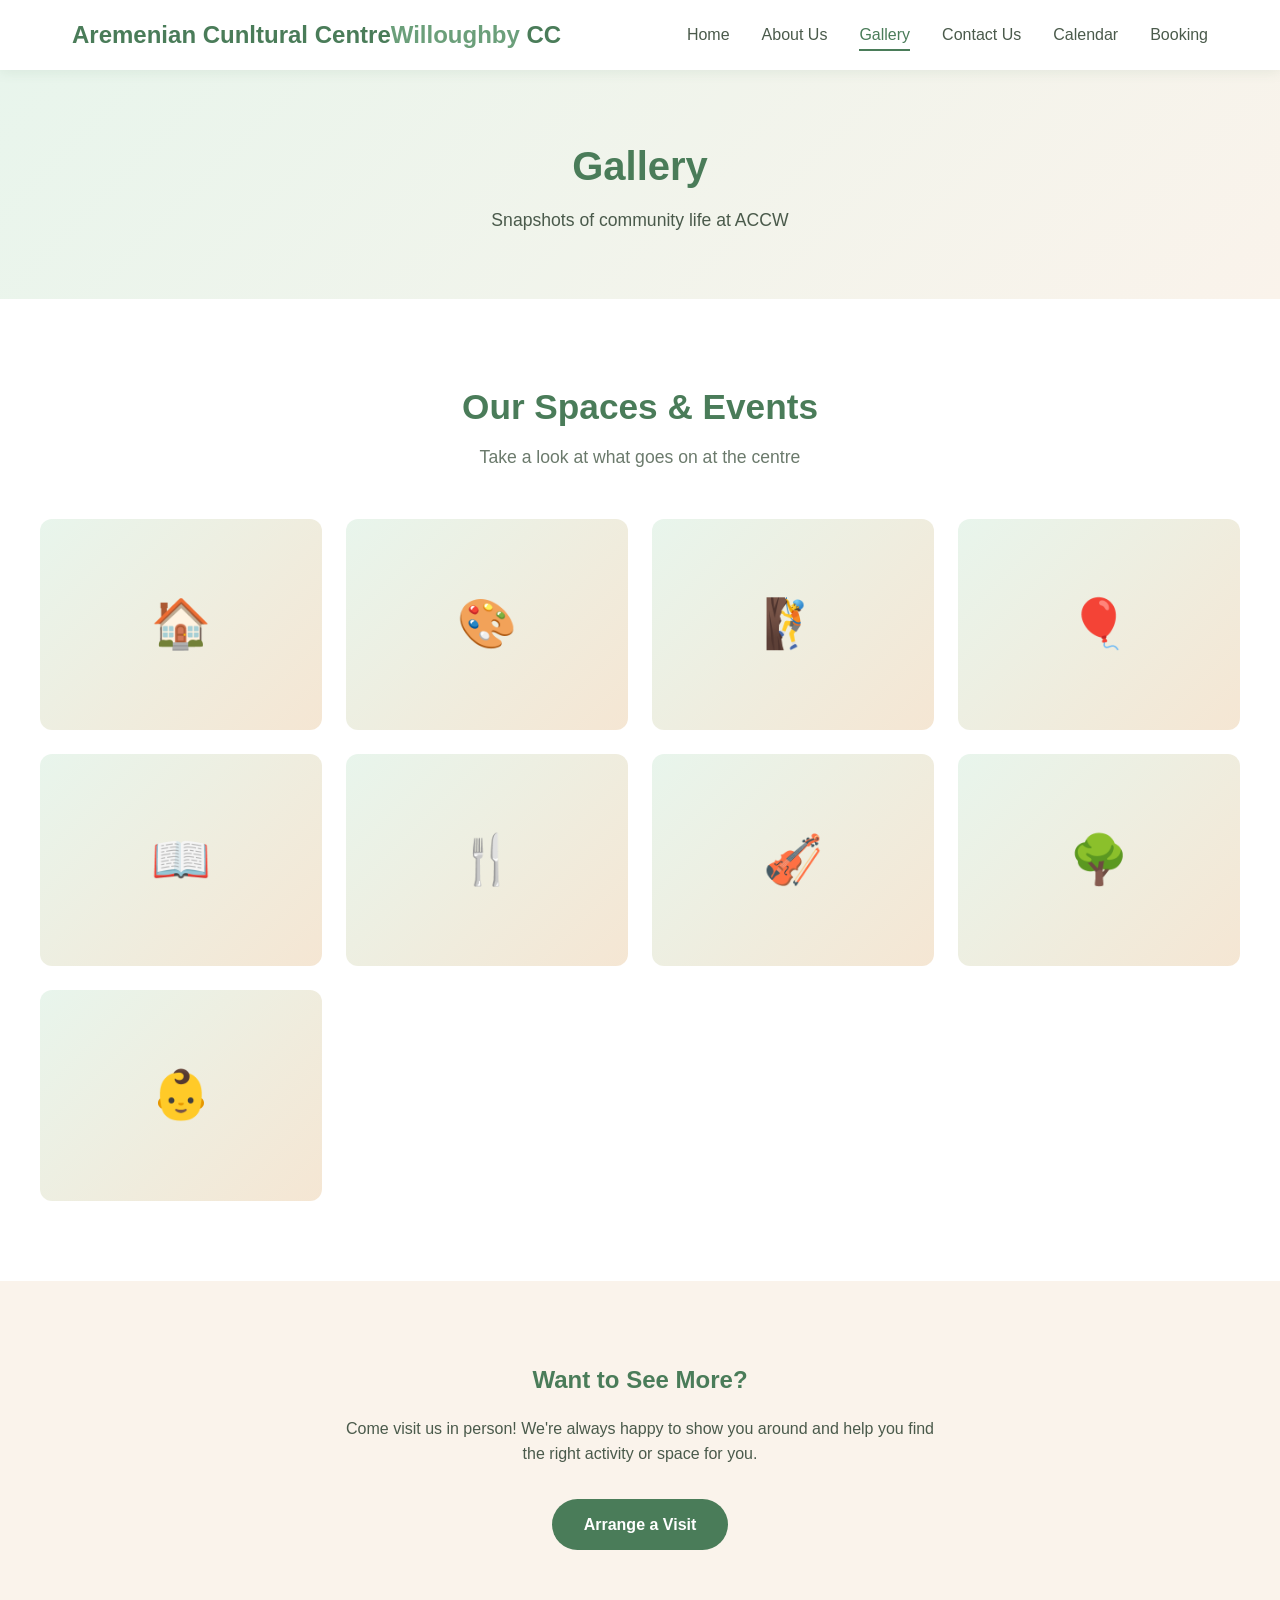
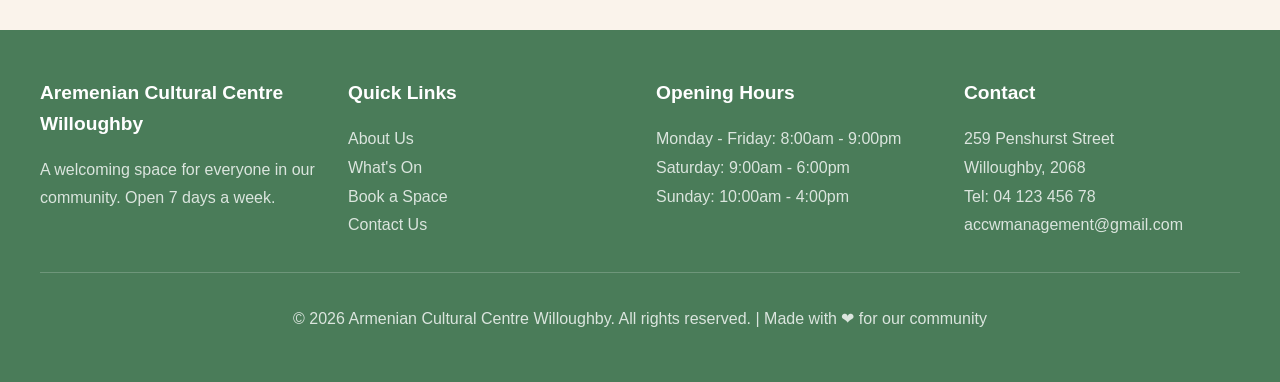
<file: gallery.html>
<!DOCTYPE html>
<html lang="en">
<head>
  <meta charset="UTF-8">
  <meta name="viewport" content="width=device-width, initial-scale=1.0">
  <title>Gallery - ACCW</title>
  <link rel="stylesheet" href="css/styles.css">
</head>
<body>
  <!-- Navigation -->
  <nav class="navbar">
    <div class="nav-container">
      <a href="index.html" class="nav-logo">Aremenian Cunltural Centre<span>Willoughby</span> CC</a>
      <ul class="nav-links">
        <li><a href="index.html">Home</a></li>
        <li><a href="about.html">About Us</a></li>
        <li><a href="gallery.html" class="active">Gallery</a></li>
        <li><a href="contact.html">Contact Us</a></li>
        <li><a href="calendar.html">Calendar</a></li>
        <li><a href="booking.html">Booking</a></li>
      </ul>
      <div class="nav-toggle">
        <span></span>
        <span></span>
        <span></span>
      </div>
    </div>
  </nav>

  <!-- Page Header -->
  <section class="page-header">
    <h1>Gallery</h1>
    <p>Snapshots of community life at ACCW</p>
  </section>

  <!-- Gallery Grid -->
  <section class="section">
    <div class="container">
      <div class="section-header">
        <h2>Our Spaces &amp; Events</h2>
        <p>Take a look at what goes on at the centre</p>
      </div>
      <div class="gallery-grid">
        <div class="gallery-item">
          <div class="gallery-placeholder">&#127968;</div>
          <div class="overlay">
            <h4>Main Hall</h4>
            <p>Our largest space - perfect for events</p>
          </div>
        </div>
        <div class="gallery-item">
          <div class="gallery-placeholder">&#127912;</div>
          <div class="overlay">
            <h4>Art Workshop</h4>
            <p>Weekly creative sessions for all ages</p>
          </div>
        </div>
        <div class="gallery-item">
          <div class="gallery-placeholder">&#129495;</div>
          <div class="overlay">
            <h4>Yoga Classes</h4>
            <p>Morning yoga in the wellness room</p>
          </div>
        </div>
        <div class="gallery-item">
          <div class="gallery-placeholder">&#127880;</div>
          <div class="overlay">
            <h4>Summer Fair 2025</h4>
            <p>Our annual community celebration</p>
          </div>
        </div>
        <div class="gallery-item">
          <div class="gallery-placeholder">&#128214;</div>
          <div class="overlay">
            <h4>Story Time</h4>
            <p>Weekly tales for little ones</p>
          </div>
        </div>
        <div class="gallery-item">
          <div class="gallery-placeholder">&#127860;</div>
          <div class="overlay">
            <h4>Community Kitchen</h4>
            <p>Shared meals and cooking classes</p>
          </div>
        </div>
        <div class="gallery-item">
          <div class="gallery-placeholder">&#127931;</div>
          <div class="overlay">
            <h4>Music Nights</h4>
            <p>Live performances from local talent</p>
          </div>
        </div>
        <div class="gallery-item">
          <div class="gallery-placeholder">&#127795;</div>
          <div class="overlay">
            <h4>Community Garden</h4>
            <p>Our green space out back</p>
          </div>
        </div>
        <div class="gallery-item">
          <div class="gallery-placeholder">&#128118;</div>
          <div class="overlay">
            <h4>Kids Club</h4>
            <p>After-school fun and activities</p>
          </div>
        </div>
      </div>
    </div>
  </section>

  <!-- CTA -->
  <section class="section section-alt">
    <div class="container" style="text-align: center;">
      <h2 style="color: var(--green-dark); margin-bottom: 1rem;">Want to See More?</h2>
      <p style="color: var(--text-medium); max-width: 600px; margin: 0 auto 2rem;">Come visit us in person! We're always happy to show you around and help you find the right activity or space for you.</p>
      <a href="contact.html" class="btn btn-primary">Arrange a Visit</a>
    </div>
  </section>

<!-- Footer -->
  <footer class="footer">
    <div class="footer-content">
      <div>
        <h4>Aremenian Cultural Centre Willoughby</h4>
        <p>A welcoming space for everyone in our community. Open 7 days a week.</p>
      </div>
      <div>
        <h4>Quick Links</h4>
        <p><a href="about.html">About Us</a></p>
        <p><a href="calendar.html">What's On</a></p>
        <p><a href="booking.html">Book a Space</a></p>
        <p><a href="contact.html">Contact Us</a></p>
      </div>
      <div>
        <h4>Opening Hours</h4>
        <p>Monday - Friday: 8:00am - 9:00pm</p>
        <p>Saturday: 9:00am - 6:00pm</p>
        <p>Sunday: 10:00am - 4:00pm</p>
      </div>
      <div>
        <h4>Contact</h4>
        <p>259 Penshurst Street</p>
        <p>Willoughby, 2068</p>
        <p>Tel: 04 123 456 78</p>
        <p>accwmanagement@gmail.com</p>
      </div>
    </div>
    <div class="footer-bottom">
      <p>&copy; 2026 Armenian Cultural Centre Willoughby. All rights reserved. | Made with &#10084; for our community</p>
    </div>
  </footer>

  <script src="js/main.js"></script>
</body>
</html>
</file>
<file: css/styles.css>
/* === Community Centre Website - Global Styles === */

:root {
  --green-dark: #4a7c59;
  --green-medium: #6b9f7a;
  --green-light: #a8d5b5;
  --green-pale: #e8f5ec;
  --beige-warm: #f5e6d3;
  --beige-light: #faf3eb;
  --white: #ffffff;
  --text-dark: #2d3a2e;
  --text-medium: #4a5a4b;
  --text-light: #6b7a6c;
  --shadow: rgba(74, 124, 89, 0.1);
  --radius: 12px;
  --transition: all 0.3s ease;
}

/* Reset */
*, *::before, *::after {
  margin: 0;
  padding: 0;
  box-sizing: border-box;
}

html {
  scroll-behavior: smooth;
}

body {
  font-family: 'Segoe UI', 'Open Sans', sans-serif;
  color: var(--text-dark);
  background-color: var(--white);
  line-height: 1.6;
}

a {
  text-decoration: none;
  color: inherit;
}

ul {
  list-style: none;
}

img {
  max-width: 100%;
  height: auto;
  display: block;
}

/* === Navigation === */
.navbar {
  background-color: var(--white);
  box-shadow: 0 2px 12px var(--shadow);
  position: sticky;
  top: 0;
  z-index: 1000;
}

.nav-container {
  max-width: 1200px;
  margin: 0 auto;
  padding: 1rem 2rem;
  display: flex;
  justify-content: space-between;
  align-items: center;
}

.nav-logo {
  font-size: 1.5rem;
  font-weight: 700;
  color: var(--green-dark);
}

.nav-logo span {
  color: var(--green-medium);
}

.nav-links {
  display: flex;
  gap: 2rem;
}

.nav-links a {
  color: var(--text-medium);
  font-weight: 500;
  padding: 0.5rem 0;
  position: relative;
  transition: var(--transition);
}

.nav-links a:hover,
.nav-links a.active {
  color: var(--green-dark);
}

.nav-links a::after {
  content: '';
  position: absolute;
  bottom: 0;
  left: 0;
  width: 0;
  height: 2px;
  background-color: var(--green-dark);
  transition: var(--transition);
}

.nav-links a:hover::after,
.nav-links a.active::after {
  width: 100%;
}

.nav-toggle {
  display: none;
  flex-direction: column;
  gap: 5px;
  cursor: pointer;
  padding: 5px;
}

.nav-toggle span {
  width: 25px;
  height: 3px;
  background-color: var(--green-dark);
  border-radius: 2px;
  transition: var(--transition);
}

/* === Hero Section === */
.hero {
  background: linear-gradient(135deg, var(--green-pale) 0%, var(--beige-light) 50%, var(--beige-warm) 100%);
  padding: 6rem 2rem;
  text-align: center;
  position: relative;
  overflow: hidden;
}

.hero::before {
  content: '';
  position: absolute;
  top: -50%;
  right: -20%;
  width: 500px;
  height: 500px;
  background: radial-gradient(circle, var(--green-light) 0%, transparent 70%);
  opacity: 0.3;
  border-radius: 50%;
}

.hero-content {
  max-width: 800px;
  margin: 0 auto;
  position: relative;
  z-index: 1;
}

.hero h1 {
  font-size: 3rem;
  color: var(--green-dark);
  margin-bottom: 1rem;
  line-height: 1.2;
}

.hero .tagline {
  font-size: 1.3rem;
  color: var(--text-medium);
  margin-bottom: 2rem;
  font-weight: 300;
}

.hero .cta-btn {
  display: inline-block;
  background-color: var(--green-dark);
  color: var(--white);
  padding: 1rem 2.5rem;
  border-radius: 50px;
  font-size: 1.1rem;
  font-weight: 600;
  transition: var(--transition);
  box-shadow: 0 4px 15px rgba(74, 124, 89, 0.3);
}

.hero .cta-btn:hover {
  background-color: var(--green-medium);
  transform: translateY(-2px);
  box-shadow: 0 6px 20px rgba(74, 124, 89, 0.4);
}

/* === Section Styles === */
.section {
  padding: 5rem 2rem;
}

.section-alt {
  background-color: var(--beige-light);
}

.section-green {
  background-color: var(--green-pale);
}

.container {
  max-width: 1200px;
  margin: 0 auto;
}

.section-header {
  text-align: center;
  margin-bottom: 3rem;
}

.section-header h2 {
  font-size: 2.2rem;
  color: var(--green-dark);
  margin-bottom: 0.5rem;
}

.section-header p {
  color: var(--text-light);
  font-size: 1.1rem;
  max-width: 600px;
  margin: 0 auto;
}

/* === Cards === */
.cards-grid {
  display: grid;
  grid-template-columns: repeat(auto-fit, minmax(300px, 1fr));
  gap: 2rem;
}

.card {
  background-color: var(--white);
  border-radius: var(--radius);
  padding: 2rem;
  box-shadow: 0 4px 15px var(--shadow);
  transition: var(--transition);
}

.card:hover {
  transform: translateY(-5px);
  box-shadow: 0 8px 25px rgba(74, 124, 89, 0.15);
}

.card-icon {
  font-size: 2.5rem;
  margin-bottom: 1rem;
}

.card h3 {
  color: var(--green-dark);
  margin-bottom: 0.5rem;
  font-size: 1.3rem;
}

.card p {
  color: var(--text-light);
  line-height: 1.7;
}

/* === Buttons === */
.btn {
  display: inline-block;
  padding: 0.8rem 2rem;
  border-radius: 50px;
  font-weight: 600;
  transition: var(--transition);
  border: none;
  cursor: pointer;
  font-size: 1rem;
}

.btn-primary {
  background-color: var(--green-dark);
  color: var(--white);
}

.btn-primary:hover {
  background-color: var(--green-medium);
  transform: translateY(-2px);
}

.btn-secondary {
  background-color: transparent;
  color: var(--green-dark);
  border: 2px solid var(--green-dark);
}

.btn-secondary:hover {
  background-color: var(--green-dark);
  color: var(--white);
}

/* === Forms === */
.form-group {
  margin-bottom: 1.5rem;
}

.form-group label {
  display: block;
  margin-bottom: 0.5rem;
  color: var(--text-medium);
  font-weight: 500;
}

.form-group input,
.form-group textarea,
.form-group select {
  width: 100%;
  padding: 0.9rem 1.2rem;
  border: 2px solid var(--green-light);
  border-radius: var(--radius);
  font-size: 1rem;
  font-family: inherit;
  transition: var(--transition);
  background-color: var(--white);
}

.form-group input:focus,
.form-group textarea:focus,
.form-group select:focus {
  outline: none;
  border-color: var(--green-dark);
  box-shadow: 0 0 0 3px rgba(74, 124, 89, 0.1);
}

.form-group textarea {
  resize: vertical;
  min-height: 120px;
}

/* === Footer === */
.footer {
  background-color: var(--green-dark);
  color: var(--white);
  padding: 3rem 2rem;
}

.footer-content {
  max-width: 1200px;
  margin: 0 auto;
  display: grid;
  grid-template-columns: repeat(auto-fit, minmax(250px, 1fr));
  gap: 2rem;
}

.footer h4 {
  margin-bottom: 1rem;
  font-size: 1.2rem;
}

.footer p,
.footer a {
  color: rgba(255, 255, 255, 0.8);
  line-height: 1.8;
}

.footer a:hover {
  color: var(--white);
}

.footer-bottom {
  max-width: 1200px;
  margin: 2rem auto 0;
  padding-top: 2rem;
  border-top: 1px solid rgba(255, 255, 255, 0.2);
  text-align: center;
  color: rgba(255, 255, 255, 0.6);
}

/* === Page Header === */
.page-header {
  background: linear-gradient(135deg, var(--green-pale) 0%, var(--beige-light) 100%);
  padding: 4rem 2rem;
  text-align: center;
}

.page-header h1 {
  font-size: 2.5rem;
  color: var(--green-dark);
  margin-bottom: 0.5rem;
}

.page-header p {
  color: var(--text-medium);
  font-size: 1.1rem;
}

/* === Gallery === */
.gallery-grid {
  display: grid;
  grid-template-columns: repeat(auto-fit, minmax(280px, 1fr));
  gap: 1.5rem;
}

.gallery-item {
  border-radius: var(--radius);
  overflow: hidden;
  aspect-ratio: 4/3;
  background-color: var(--green-light);
  position: relative;
  transition: var(--transition);
}

.gallery-item:hover {
  transform: scale(1.02);
  box-shadow: 0 8px 25px var(--shadow);
}

.gallery-item .overlay {
  position: absolute;
  bottom: 0;
  left: 0;
  right: 0;
  background: linear-gradient(transparent, rgba(0,0,0,0.6));
  padding: 1.5rem;
  color: var(--white);
  opacity: 0;
  transition: var(--transition);
}

.gallery-item:hover .overlay {
  opacity: 1;
}

.gallery-placeholder {
  width: 100%;
  height: 100%;
  display: flex;
  align-items: center;
  justify-content: center;
  font-size: 3rem;
  color: var(--green-dark);
  background: linear-gradient(135deg, var(--green-pale), var(--beige-warm));
}

/* === Calendar === */
.calendar-container {
  background-color: var(--white);
  border-radius: var(--radius);
  box-shadow: 0 4px 15px var(--shadow);
  overflow: hidden;
}

.calendar-header {
  background-color: var(--green-dark);
  color: var(--white);
  padding: 1.5rem 2rem;
  display: flex;
  justify-content: space-between;
  align-items: center;
}

.calendar-grid {
  display: grid;
  grid-template-columns: repeat(7, 1fr);
  gap: 1px;
  background-color: var(--green-pale);
}

.calendar-day-header {
  background-color: var(--beige-light);
  padding: 0.8rem;
  text-align: center;
  font-weight: 600;
  color: var(--green-dark);
  font-size: 0.9rem;
}

.calendar-day {
  background-color: var(--white);
  padding: 0.8rem;
  min-height: 80px;
  position: relative;
}

.calendar-day.empty {
  background-color: var(--beige-light);
  opacity: 0.5;
}

.calendar-day .day-number {
  font-weight: 600;
  color: var(--text-medium);
  margin-bottom: 0.3rem;
}

.calendar-day .event {
  font-size: 0.75rem;
  background-color: var(--green-light);
  color: var(--green-dark);
  padding: 2px 6px;
  border-radius: 4px;
  margin-top: 2px;
  white-space: nowrap;
  overflow: hidden;
  text-overflow: ellipsis;
}

.event-list {
  margin-top: 3rem;
}

.event-item {
  display: flex;
  gap: 1.5rem;
  padding: 1.5rem;
  background-color: var(--white);
  border-radius: var(--radius);
  box-shadow: 0 2px 10px var(--shadow);
  margin-bottom: 1rem;
  align-items: center;
}

.event-date {
  background-color: var(--green-dark);
  color: var(--white);
  padding: 1rem;
  border-radius: var(--radius);
  text-align: center;
  min-width: 70px;
}

.event-date .month {
  font-size: 0.8rem;
  text-transform: uppercase;
}

.event-date .day {
  font-size: 1.8rem;
  font-weight: 700;
}

.event-details h4 {
  color: var(--green-dark);
  margin-bottom: 0.3rem;
}

.event-details p {
  color: var(--text-light);
  font-size: 0.9rem;
}

/* === Booking === */
.booking-form {
  max-width: 700px;
  margin: 0 auto;
  background-color: var(--white);
  padding: 3rem;
  border-radius: var(--radius);
  box-shadow: 0 4px 15px var(--shadow);
}

.booking-form h3 {
  color: var(--green-dark);
  margin-bottom: 1.5rem;
  font-size: 1.5rem;
}

.form-row {
  display: grid;
  grid-template-columns: 1fr 1fr;
  gap: 1rem;
}

/* === Contact === */
.contact-grid {
  display: grid;
  grid-template-columns: 1fr 1fr;
  gap: 3rem;
  align-items: start;
}

.contact-info-item {
  display: flex;
  gap: 1rem;
  margin-bottom: 1.5rem;
  align-items: flex-start;
}

.contact-info-item .icon {
  width: 45px;
  height: 45px;
  background-color: var(--green-pale);
  border-radius: 50%;
  display: flex;
  align-items: center;
  justify-content: center;
  flex-shrink: 0;
  font-size: 1.2rem;
}

.map-placeholder {
  width: 100%;
  height: 250px;
  background: linear-gradient(135deg, var(--green-pale), var(--beige-warm));
  border-radius: var(--radius);
  display: flex;
  align-items: center;
  justify-content: center;
  color: var(--text-light);
  font-size: 1.1rem;
  margin-top: 2rem;
}

/* === About === */
.about-content {
  display: grid;
  grid-template-columns: 1fr 1fr;
  gap: 3rem;
  align-items: center;
}

.about-image {
  width: 100%;
  height: 350px;
  background: linear-gradient(135deg, var(--green-light), var(--beige-warm));
  border-radius: var(--radius);
  display: flex;
  align-items: center;
  justify-content: center;
  font-size: 4rem;
}

.about-text h2 {
  color: var(--green-dark);
  margin-bottom: 1rem;
  font-size: 2rem;
}

.about-text p {
  color: var(--text-medium);
  margin-bottom: 1rem;
  line-height: 1.8;
}

.values-grid {
  display: grid;
  grid-template-columns: repeat(auto-fit, minmax(250px, 1fr));
  gap: 1.5rem;
  margin-top: 2rem;
}

.value-card {
  text-align: center;
  padding: 2rem;
  background-color: var(--white);
  border-radius: var(--radius);
  box-shadow: 0 2px 10px var(--shadow);
}

.value-card .icon {
  font-size: 2.5rem;
  margin-bottom: 1rem;
}

.value-card h4 {
  color: var(--green-dark);
  margin-bottom: 0.5rem;
}

.value-card p {
  color: var(--text-light);
  font-size: 0.95rem;
}

/* === Team === */
.team-grid {
  display: grid;
  grid-template-columns: repeat(auto-fit, minmax(220px, 1fr));
  gap: 2rem;
}

.team-member {
  text-align: center;
}

.team-member .avatar {
  width: 120px;
  height: 120px;
  border-radius: 50%;
  background: linear-gradient(135deg, var(--green-light), var(--beige-warm));
  margin: 0 auto 1rem;
  display: flex;
  align-items: center;
  justify-content: center;
  font-size: 2.5rem;
}

.team-member h4 {
  color: var(--green-dark);
  margin-bottom: 0.3rem;
}

.team-member p {
  color: var(--text-light);
  font-size: 0.9rem;
}

/* === Responsive === */
@media (max-width: 768px) {
  .nav-toggle {
    display: flex;
  }

  .nav-links {
    display: none;
    position: absolute;
    top: 100%;
    left: 0;
    right: 0;
    background-color: var(--white);
    flex-direction: column;
    padding: 1rem 2rem;
    box-shadow: 0 4px 12px var(--shadow);
    gap: 0;
  }

  .nav-links.active {
    display: flex;
  }

  .nav-links a {
    padding: 0.8rem 0;
    border-bottom: 1px solid var(--green-pale);
  }

  .navbar {
    position: relative;
  }

  .nav-container {
    position: relative;
  }

  .hero h1 {
    font-size: 2rem;
  }

  .hero .tagline {
    font-size: 1.1rem;
  }

  .hero {
    padding: 4rem 1.5rem;
  }

  .about-content {
    grid-template-columns: 1fr;
  }

  .contact-grid {
    grid-template-columns: 1fr;
  }

  .form-row {
    grid-template-columns: 1fr;
  }

  .calendar-grid {
    font-size: 0.8rem;
  }

  .calendar-day {
    min-height: 50px;
    padding: 0.4rem;
  }

  .calendar-day .event {
    font-size: 0.65rem;
  }

  .section {
    padding: 3rem 1.5rem;
  }

  .page-header {
    padding: 3rem 1.5rem;
  }

  .page-header h1 {
    font-size: 2rem;
  }

  .booking-form {
    padding: 2rem 1.5rem;
  }

  .event-item {
    flex-direction: column;
    text-align: center;
  }
}

@media (max-width: 480px) {
  .hero h1 {
    font-size: 1.7rem;
  }

  .cards-grid {
    grid-template-columns: 1fr;
  }

  .gallery-grid {
    grid-template-columns: 1fr;
  }

  .footer-content {
    grid-template-columns: 1fr;
  }
}
</file>
